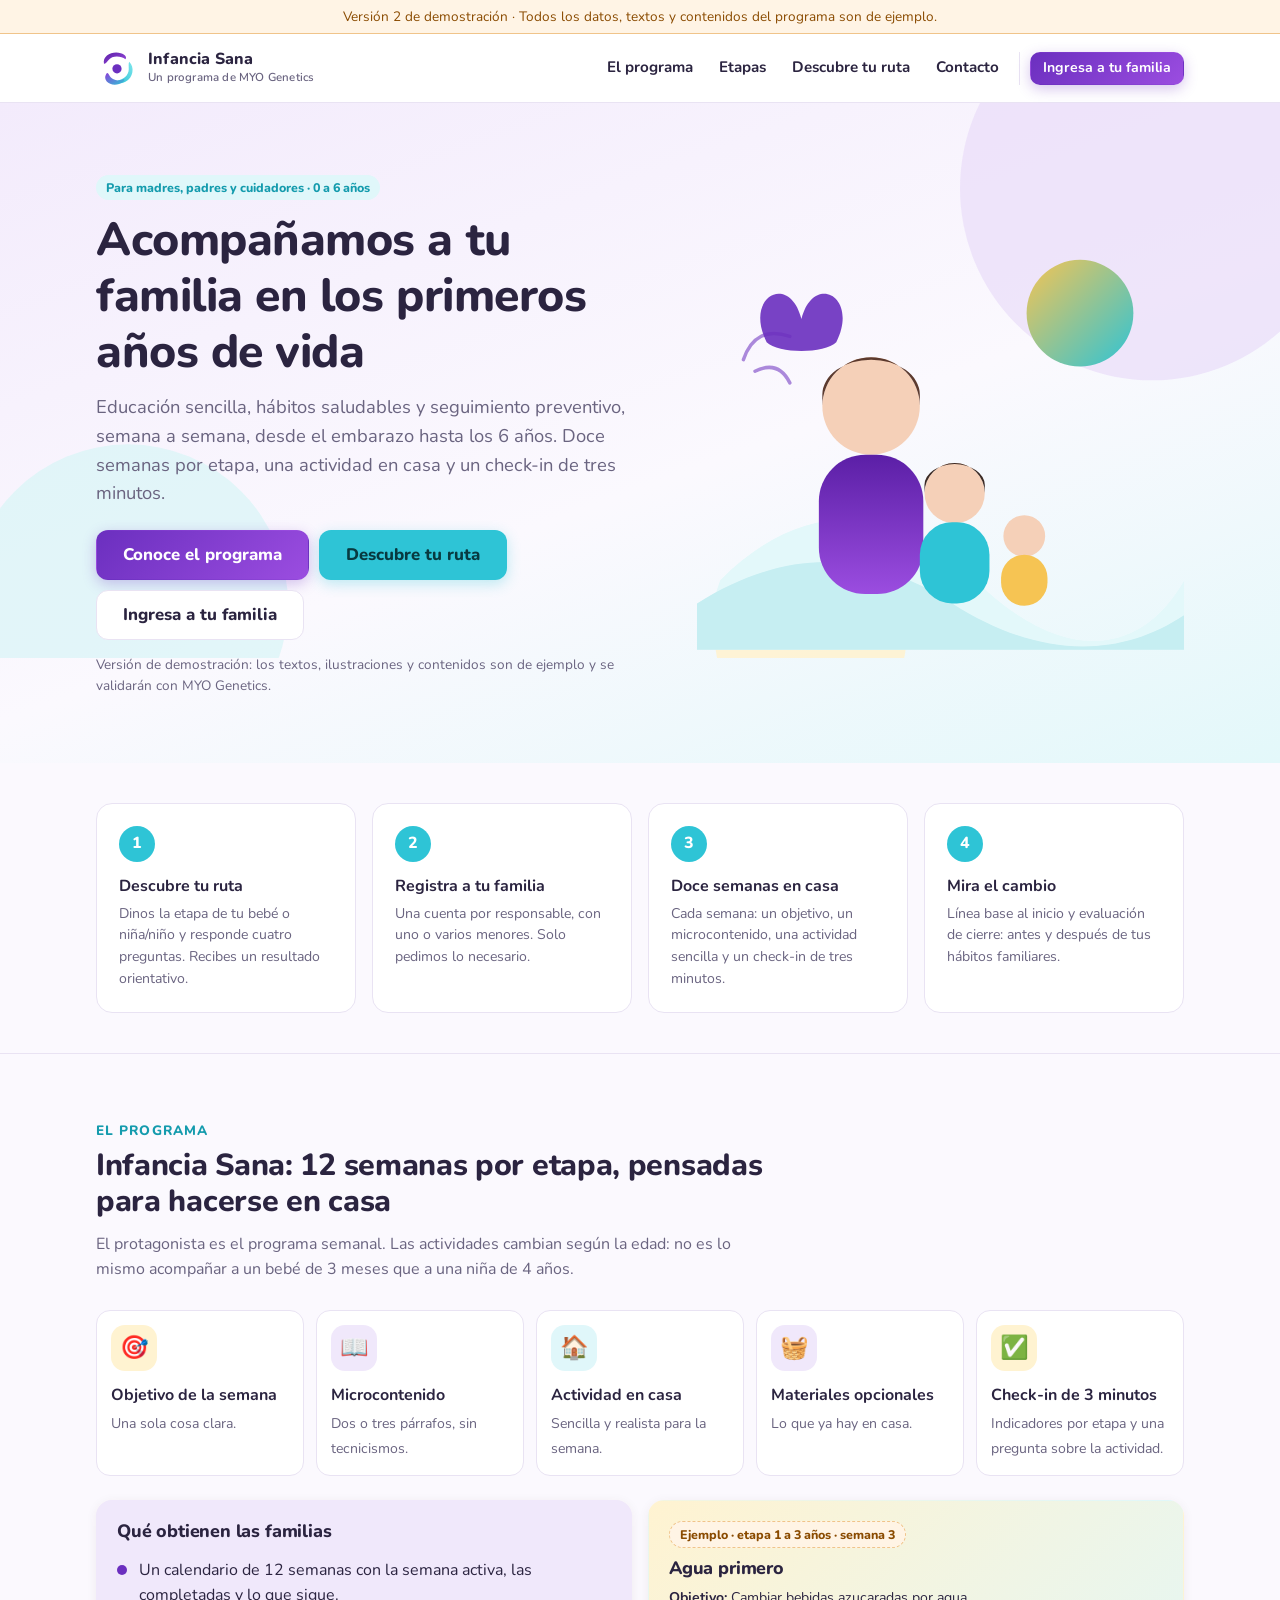
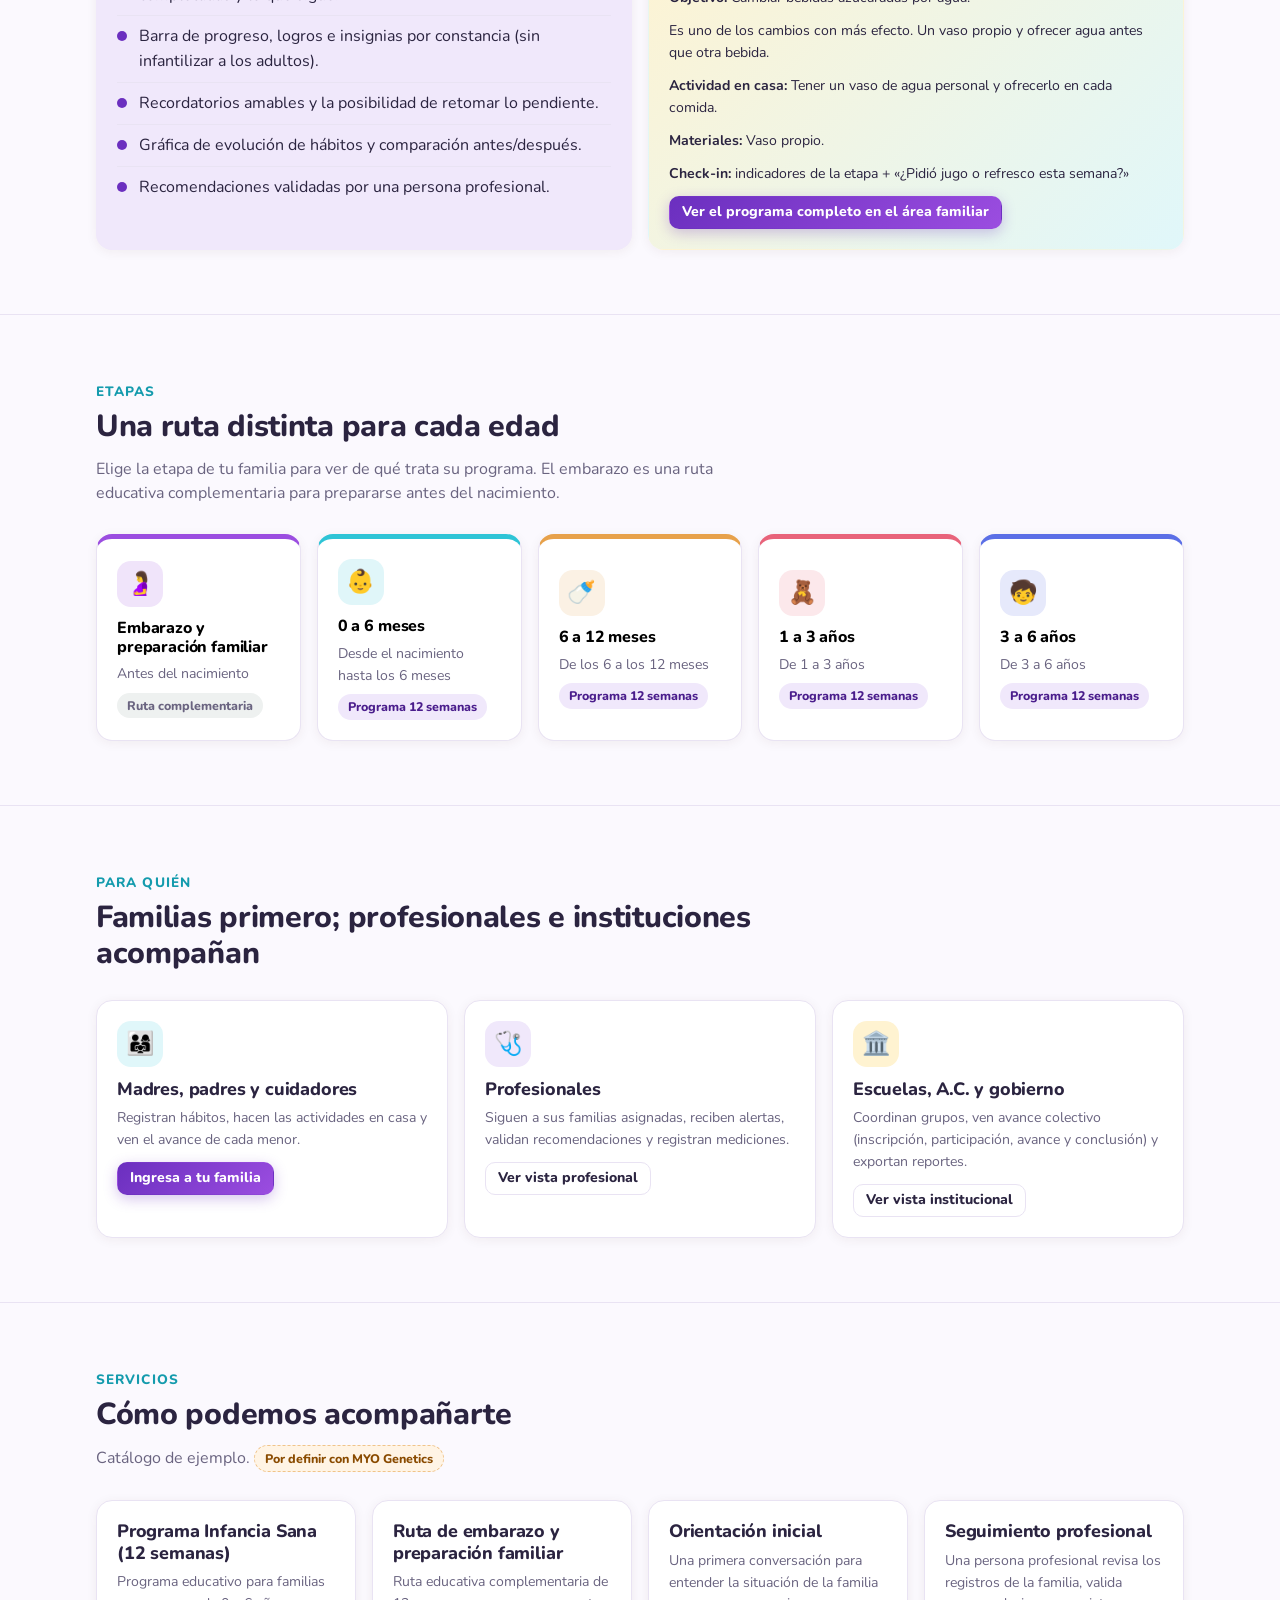
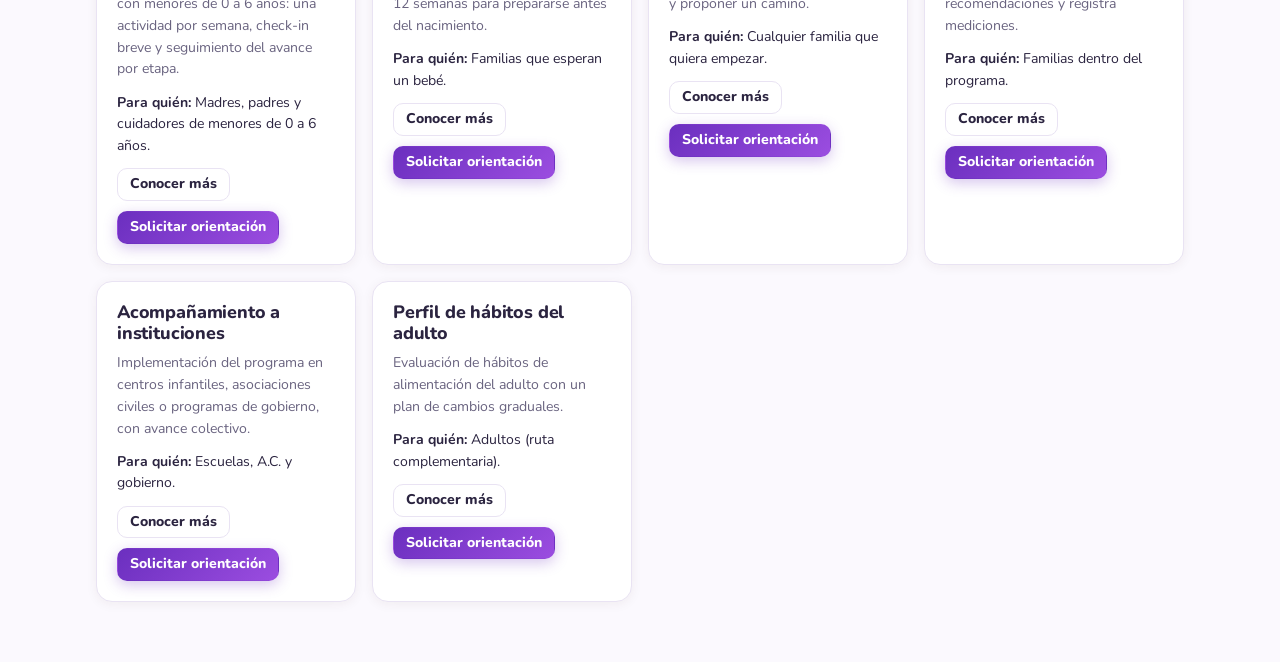
<file: index.html>
<!doctype html>
<html lang="es">
<head>
  <meta charset="utf-8">
  <meta http-equiv="refresh" content="0; url=web/index.html">
  <title>Infancia Sana · MYO Genetics</title>
</head>
<body>
  <p>Abriendo <a href="web/index.html">Infancia Sana</a>…</p>
</body>
</html>
</file>
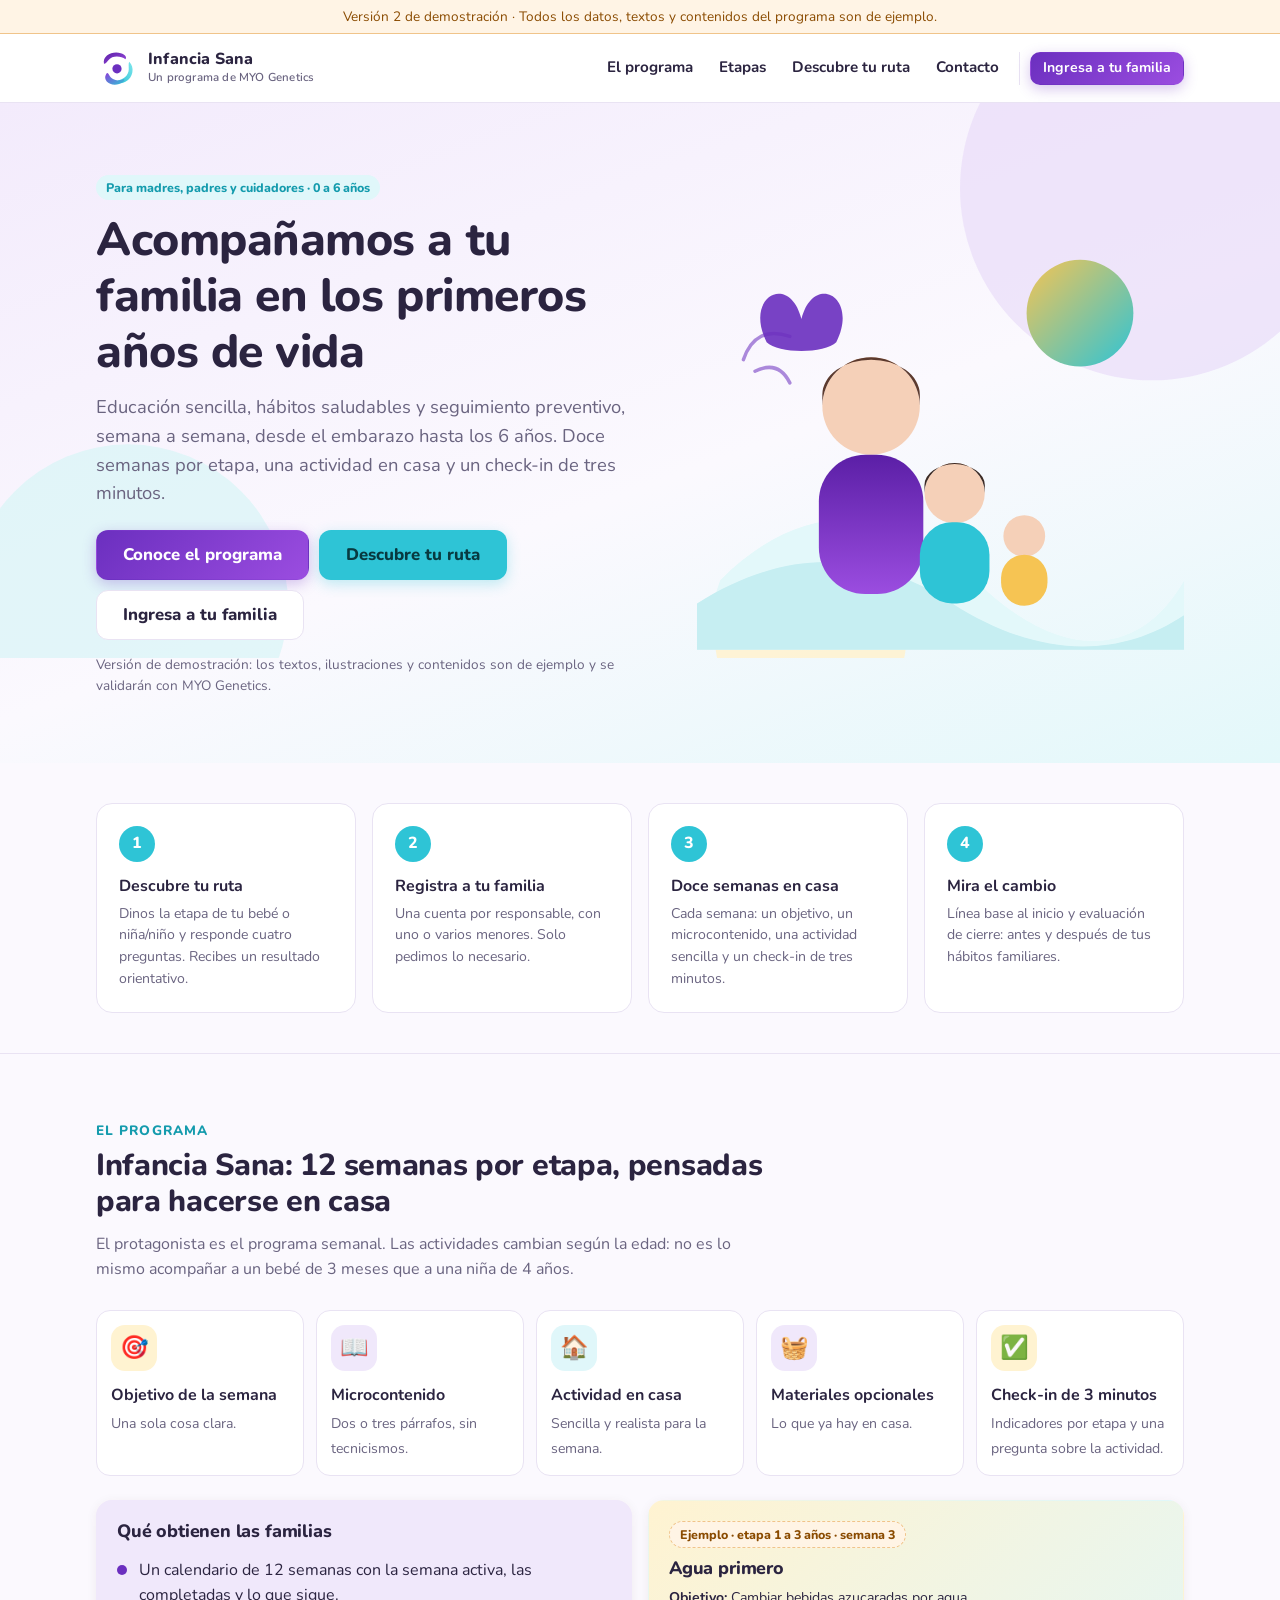
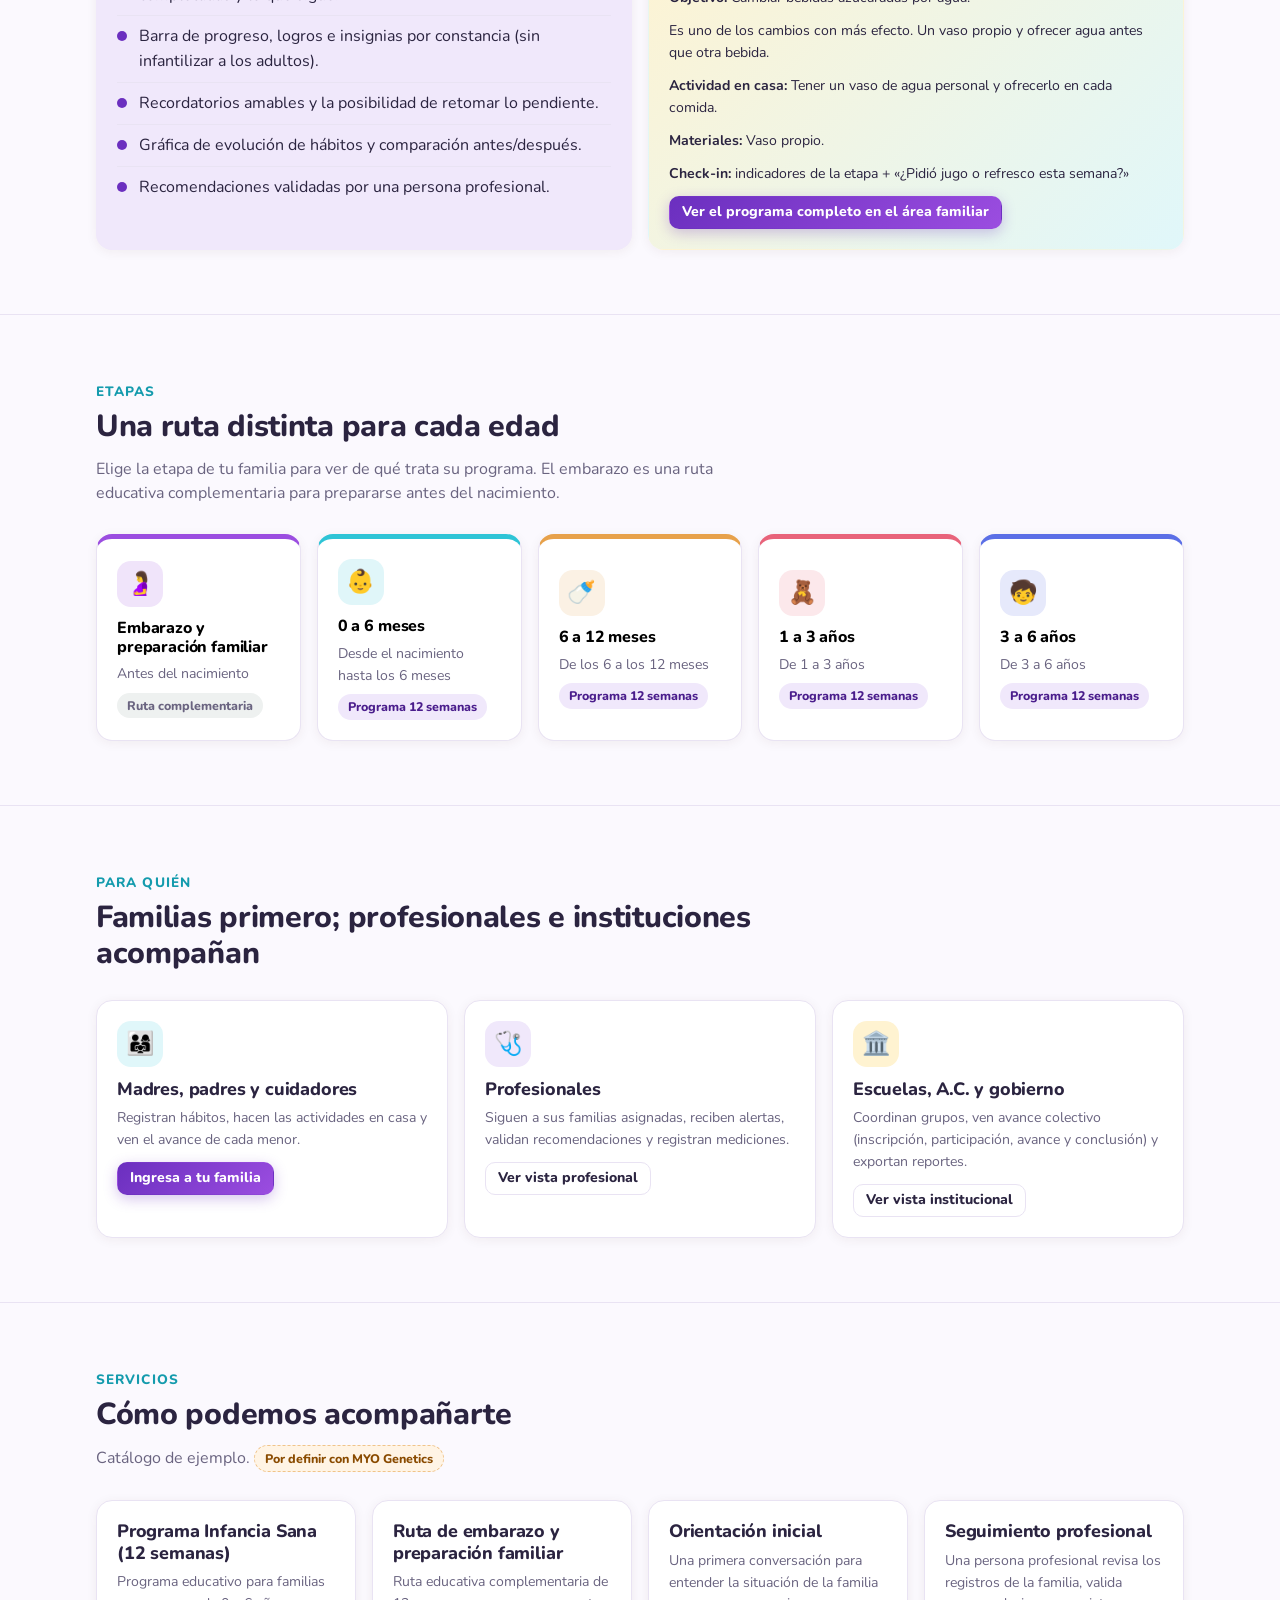
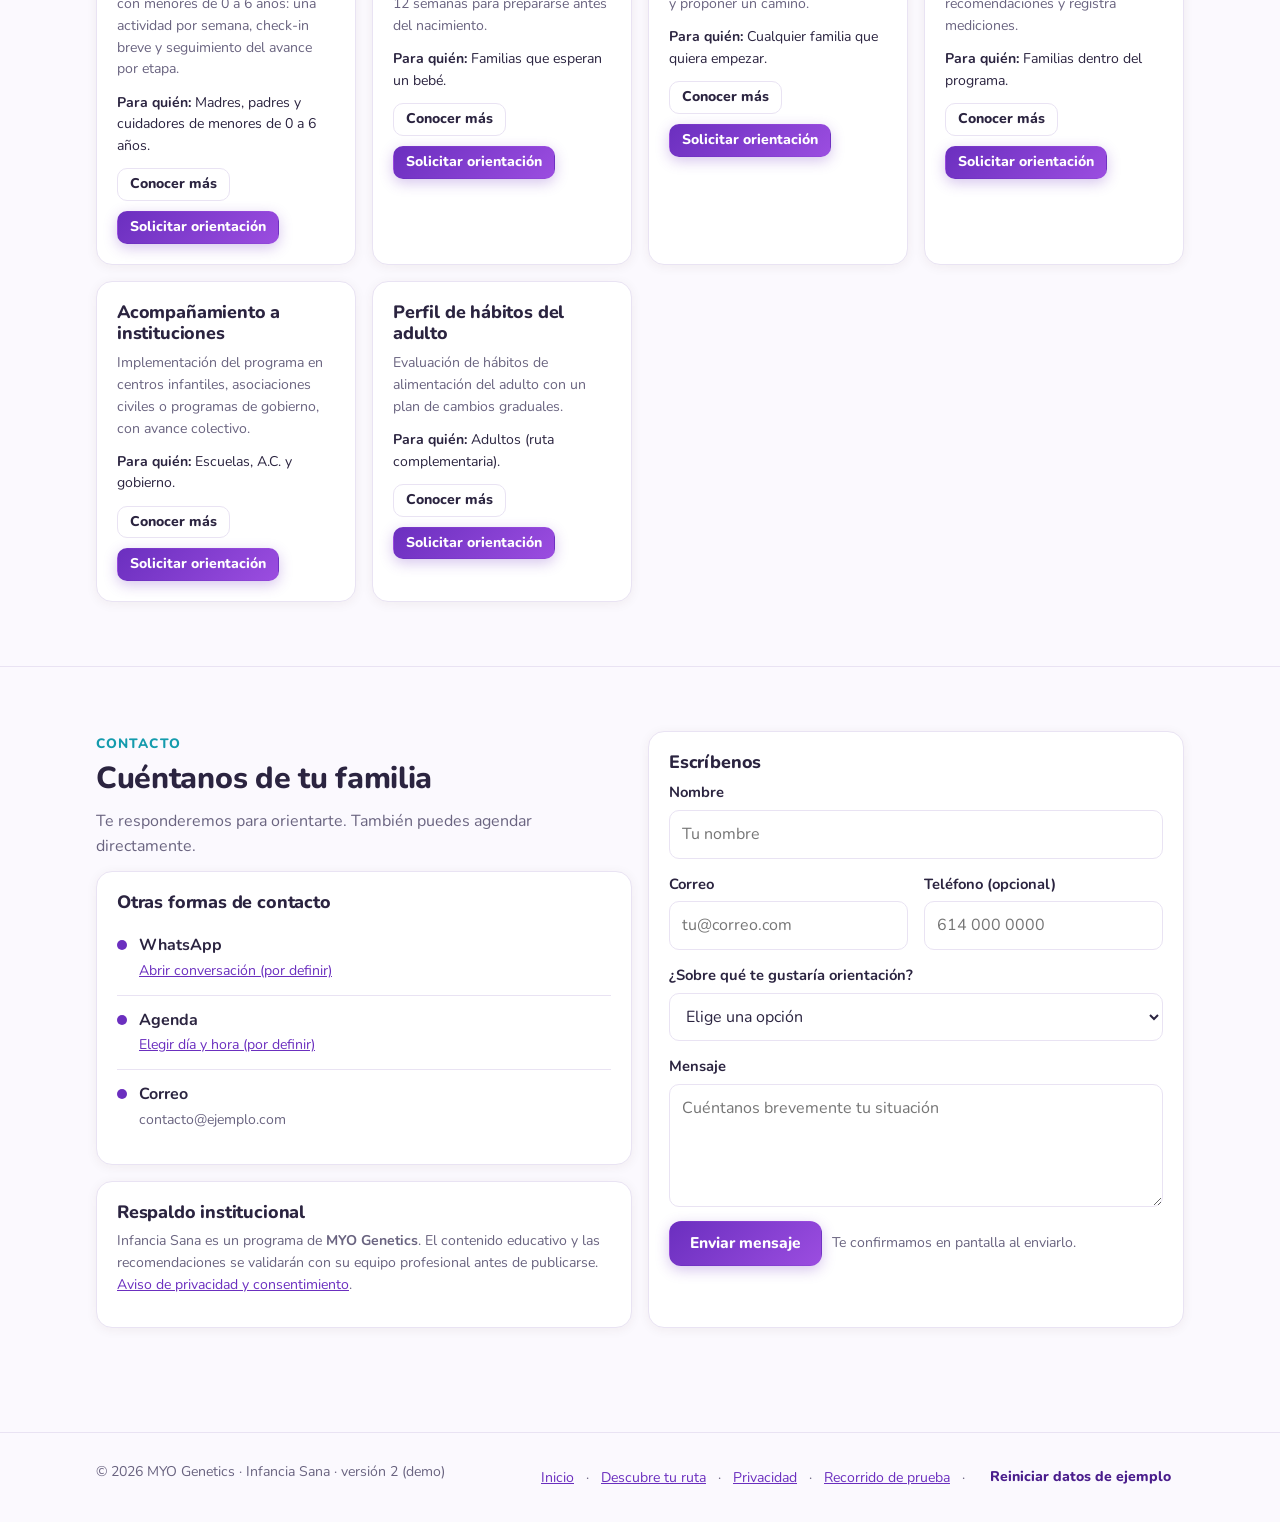
<file: web/index.html>
<!doctype html>
<html lang="es">
<head>
  <meta charset="utf-8">
  <meta name="viewport" content="width=device-width, initial-scale=1">
  <title>Infancia Sana · MYO Genetics</title>
  <meta name="description" content="Acompañamiento a familias durante los primeros años de vida mediante educación, hábitos saludables y seguimiento preventivo. Demostración navegable de la plataforma de MYO Genetics.">
  <link rel="stylesheet" href="assets/css/infancia.css">
</head>
<body>
  <div id="encabezado"></div>

  <section class="heroe">
    <svg class="blobs" viewBox="0 0 1200 520" preserveAspectRatio="none" aria-hidden="true">
      <circle cx="1080" cy="80" r="180" fill="#EADDF9" opacity=".7"/>
      <circle cx="120" cy="470" r="150" fill="#DDF5F8" opacity=".8"/>
      <circle cx="760" cy="500" r="90" fill="#FFF3D1" opacity=".9"/>
    </svg>
    <div class="contenedor">
      <div>
        <span class="etiqueta acento">Para madres, padres y cuidadores · 0 a 6 años</span>
        <h1 style="margin-top:12px">Acompañamos a tu familia en los primeros años de vida</h1>
        <p class="proposito">Educación sencilla, hábitos saludables y seguimiento preventivo, semana a semana, desde el embarazo hasta los 6 años. Doce semanas por etapa, una actividad en casa y un check-in de tres minutos.</p>
        <div class="acciones">
          <a class="boton primario grande" href="#programa">Conoce el programa</a>
          <a class="boton acento grande" href="ruta.html">Descubre tu ruta</a>
          <a class="boton secundario grande" href="acceso.html">Ingresa a tu familia</a>
        </div>
        <p class="nota-ejemplo">Versión de demostración: los textos, ilustraciones y contenidos son de ejemplo y se validarán con MYO Genetics.</p>
      </div>
      <div class="ilustracion" aria-hidden="true">
        <svg viewBox="0 0 420 360" xmlns="http://www.w3.org/2000/svg">
          <defs>
            <linearGradient id="g1" x1="0" y1="0" x2="1" y2="1"><stop offset="0" stop-color="#F6C453"/><stop offset="1" stop-color="#2EC4D6"/></linearGradient>
            <linearGradient id="g2" x1="0" y1="0" x2="0" y2="1"><stop offset="0" stop-color="#5B1FA6"/><stop offset="1" stop-color="#9B4DE0"/></linearGradient>
          </defs>
          <circle cx="330" cy="70" r="46" fill="url(#g1)"/>
          <path d="M20 300 C 90 230, 170 230, 240 300 S 380 370, 420 300 L420 360 L0 360 Z" fill="#E3F8FA"/>
          <path d="M0 320 C 80 270, 150 275, 220 320 S 360 370, 420 330 L420 360 L0 360 Z" fill="#C6EEF2"/>
          <g>
            <circle cx="150" cy="150" r="42" fill="#F5D0B8"/>
            <path d="M108 150 a42 42 0 0 1 84 0 v-10 a42 30 0 0 0 -84 0z" fill="#5C3A2E"/>
            <rect x="105" y="192" width="90" height="120" rx="40" fill="url(#g2)"/>
            <circle cx="222" cy="225" r="26" fill="#F5D0B8"/>
            <path d="M196 225 a26 26 0 0 1 52 0 v-7 a26 18 0 0 0 -52 0z" fill="#3B2A24"/>
            <rect x="192" y="250" width="60" height="70" rx="28" fill="#2EC4D6"/>
            <circle cx="282" cy="262" r="18" fill="#F5D0B8"/>
            <rect x="262" y="278" width="40" height="44" rx="20" fill="#F6C453"/>
          </g>
          <g fill="none" stroke="#6B2FBF" stroke-width="3" stroke-linecap="round" opacity=".55">
            <path d="M40 110 q10 -30 40 -20"/><path d="M50 120 q20 -10 30 10"/>
          </g>
          <g fill="#6B2FBF" opacity=".9"><path d="M60 95 c -20 -40 20 -60 30 -20 c 10 -40 50 -20 30 20 c -10 10 -50 10 -60 0z"/></g>
        </svg>
      </div>
    </div>
  </section>

  <section class="seccion compacta">
    <div class="contenedor">
      <div class="pasos-grandes">
        <div class="paso-grande"><div class="numero">1</div><strong>Descubre tu ruta</strong><p class="chico suave" style="margin:4px 0 0">Dinos la etapa de tu bebé o niña/niño y responde cuatro preguntas. Recibes un resultado orientativo.</p></div>
        <div class="paso-grande"><div class="numero">2</div><strong>Registra a tu familia</strong><p class="chico suave" style="margin:4px 0 0">Una cuenta por responsable, con uno o varios menores. Solo pedimos lo necesario.</p></div>
        <div class="paso-grande"><div class="numero">3</div><strong>Doce semanas en casa</strong><p class="chico suave" style="margin:4px 0 0">Cada semana: un objetivo, un microcontenido, una actividad sencilla y un check-in de tres minutos.</p></div>
        <div class="paso-grande"><div class="numero">4</div><strong>Mira el cambio</strong><p class="chico suave" style="margin:4px 0 0">Línea base al inicio y evaluación de cierre: antes y después de tus hábitos familiares.</p></div>
      </div>
    </div>
  </section>

  <section class="seccion" id="programa">
    <div class="contenedor">
      <div class="seccion-titulo">
        <span class="antetitulo">El programa</span>
        <h2>Infancia Sana: 12 semanas por etapa, pensadas para hacerse en casa</h2>
        <p class="suave">El protagonista es el programa semanal. Las actividades cambian según la edad: no es lo mismo acompañar a un bebé de 3 meses que a una niña de 4 años.</p>
      </div>
      <div class="anatomia" id="anatomia-semana">
        <div class="pieza"><div class="icono sol">🎯</div><strong>Objetivo de la semana</strong><span class="chico suave">Una sola cosa clara.</span></div>
        <div class="pieza"><div class="icono">📖</div><strong>Microcontenido</strong><span class="chico suave">Dos o tres párrafos, sin tecnicismos.</span></div>
        <div class="pieza"><div class="icono calido">🏠</div><strong>Actividad en casa</strong><span class="chico suave">Sencilla y realista para la semana.</span></div>
        <div class="pieza"><div class="icono">🧺</div><strong>Materiales opcionales</strong><span class="chico suave">Lo que ya hay en casa.</span></div>
        <div class="pieza"><div class="icono sol">✅</div><strong>Check-in de 3 minutos</strong><span class="chico suave">Indicadores por etapa y una pregunta sobre la actividad.</span></div>
      </div>
      <div class="rejilla dos" style="margin-top:24px">
        <div class="tarjeta verde">
          <h3>Qué obtienen las familias</h3>
          <ul class="lista compacta">
            <li><span class="punto"></span><div class="cuerpo">Un calendario de 12 semanas con la semana activa, las completadas y lo que sigue.</div></li>
            <li><span class="punto"></span><div class="cuerpo">Barra de progreso, logros e insignias por constancia (sin infantilizar a los adultos).</div></li>
            <li><span class="punto"></span><div class="cuerpo">Recordatorios amables y la posibilidad de retomar lo pendiente.</div></li>
            <li><span class="punto"></span><div class="cuerpo">Gráfica de evolución de hábitos y comparación antes/después.</div></li>
            <li><span class="punto"></span><div class="cuerpo">Recomendaciones validadas por una persona profesional.</div></li>
          </ul>
        </div>
        <div class="tarjeta calida" id="semana-ejemplo"></div>
      </div>
    </div>
  </section>

  <section class="seccion" id="etapas">
    <div class="contenedor">
      <div class="seccion-titulo">
        <span class="antetitulo">Etapas</span>
        <h2>Una ruta distinta para cada edad</h2>
        <p class="suave">Elige la etapa de tu familia para ver de qué trata su programa. El embarazo es una ruta educativa complementaria para prepararse antes del nacimiento.</p>
      </div>
      <div class="rejilla cinco" id="lista-etapas"></div>
      <div id="detalle-etapa" class="tarjeta oculto" style="margin-top:20px"></div>
    </div>
  </section>

  <section class="seccion" id="para-quien">
    <div class="contenedor">
      <div class="seccion-titulo"><span class="antetitulo">Para quién</span><h2>Familias primero; profesionales e instituciones acompañan</h2></div>
      <div class="rejilla tres">
        <div class="tarjeta"><div class="icono calido">👨‍👩‍👧</div><h3>Madres, padres y cuidadores</h3><p class="chico suave">Registran hábitos, hacen las actividades en casa y ven el avance de cada menor.</p><a class="boton chico primario" href="acceso.html">Ingresa a tu familia</a></div>
        <div class="tarjeta"><div class="icono">🩺</div><h3>Profesionales</h3><p class="chico suave">Siguen a sus familias asignadas, reciben alertas, validan recomendaciones y registran mediciones.</p><a class="boton chico secundario" href="acceso.html">Ver vista profesional</a></div>
        <div class="tarjeta"><div class="icono sol">🏛️</div><h3>Escuelas, A.C. y gobierno</h3><p class="chico suave">Coordinan grupos, ven avance colectivo (inscripción, participación, avance y conclusión) y exportan reportes.</p><a class="boton chico secundario" href="acceso.html">Ver vista institucional</a></div>
      </div>
    </div>
  </section>

  <section class="seccion" id="servicios">
    <div class="contenedor">
      <div class="seccion-titulo"><span class="antetitulo">Servicios</span><h2>Cómo podemos acompañarte</h2><p class="suave">Catálogo de ejemplo. <span class="etiqueta ejemplo">Por definir con MYO Genetics</span></p></div>
      <div class="rejilla" id="lista-servicios"></div>
    </div>
  </section>

  <section class="seccion" id="contacto">
    <div class="contenedor">
      <div class="rejilla dos">
        <div>
          <span class="antetitulo" style="display:inline-block;color:var(--acento-osc);font-weight:800;font-size:.85rem;letter-spacing:.08em;text-transform:uppercase;margin-bottom:6px">Contacto</span>
          <h2>Cuéntanos de tu familia</h2>
          <p class="suave">Te responderemos para orientarte. También puedes agendar directamente.</p>
          <div class="tarjeta">
            <h3>Otras formas de contacto</h3>
            <ul class="lista">
              <li><span class="punto"></span><div class="cuerpo"><strong>WhatsApp</strong><br><a href="#" id="enlace-whatsapp" class="chico">Abrir conversación (por definir)</a></div></li>
              <li><span class="punto"></span><div class="cuerpo"><strong>Agenda</strong><br><a href="#" id="enlace-agenda" class="chico">Elegir día y hora (por definir)</a></div></li>
              <li><span class="punto"></span><div class="cuerpo"><strong>Correo</strong><br><span class="chico suave">contacto@ejemplo.com</span></div></li>
            </ul>
          </div>
          <div class="tarjeta" style="margin-top:16px">
            <h3>Respaldo institucional</h3>
            <p class="chico suave">Infancia Sana es un programa de <strong>MYO Genetics</strong>. El contenido educativo y las recomendaciones se validarán con su equipo profesional antes de publicarse. <a href="privacidad.html">Aviso de privacidad y consentimiento</a>.</p>
          </div>
        </div>
        <form class="tarjeta" id="form-contacto" novalidate>
          <h3>Escríbenos</h3>
          <div class="campo"><label for="c-nombre">Nombre</label><input id="c-nombre" name="nombre" required placeholder="Tu nombre"></div>
          <div class="dos-columnas">
            <div class="campo"><label for="c-correo">Correo</label><input id="c-correo" name="correo" type="email" required placeholder="tu@correo.com"></div>
            <div class="campo"><label for="c-tel">Teléfono (opcional)</label><input id="c-tel" name="telefono" placeholder="614 000 0000"></div>
          </div>
          <div class="campo"><label for="c-asunto">¿Sobre qué te gustaría orientación?</label>
            <select id="c-asunto" name="asunto" required>
              <option value="">Elige una opción</option>
            </select>
          </div>
          <div class="campo"><label for="c-mensaje">Mensaje</label><textarea id="c-mensaje" name="mensaje" rows="4" required placeholder="Cuéntanos brevemente tu situación"></textarea></div>
          <div class="acciones"><button class="boton primario" type="submit">Enviar mensaje</button><span class="chico suave">Te confirmamos en pantalla al enviarlo.</span></div>
        </form>
      </div>
    </div>
  </section>

  <div id="pie"></div>
  <script type="module" src="assets/js/publico.js"></script>
</body>
</html>
</file>
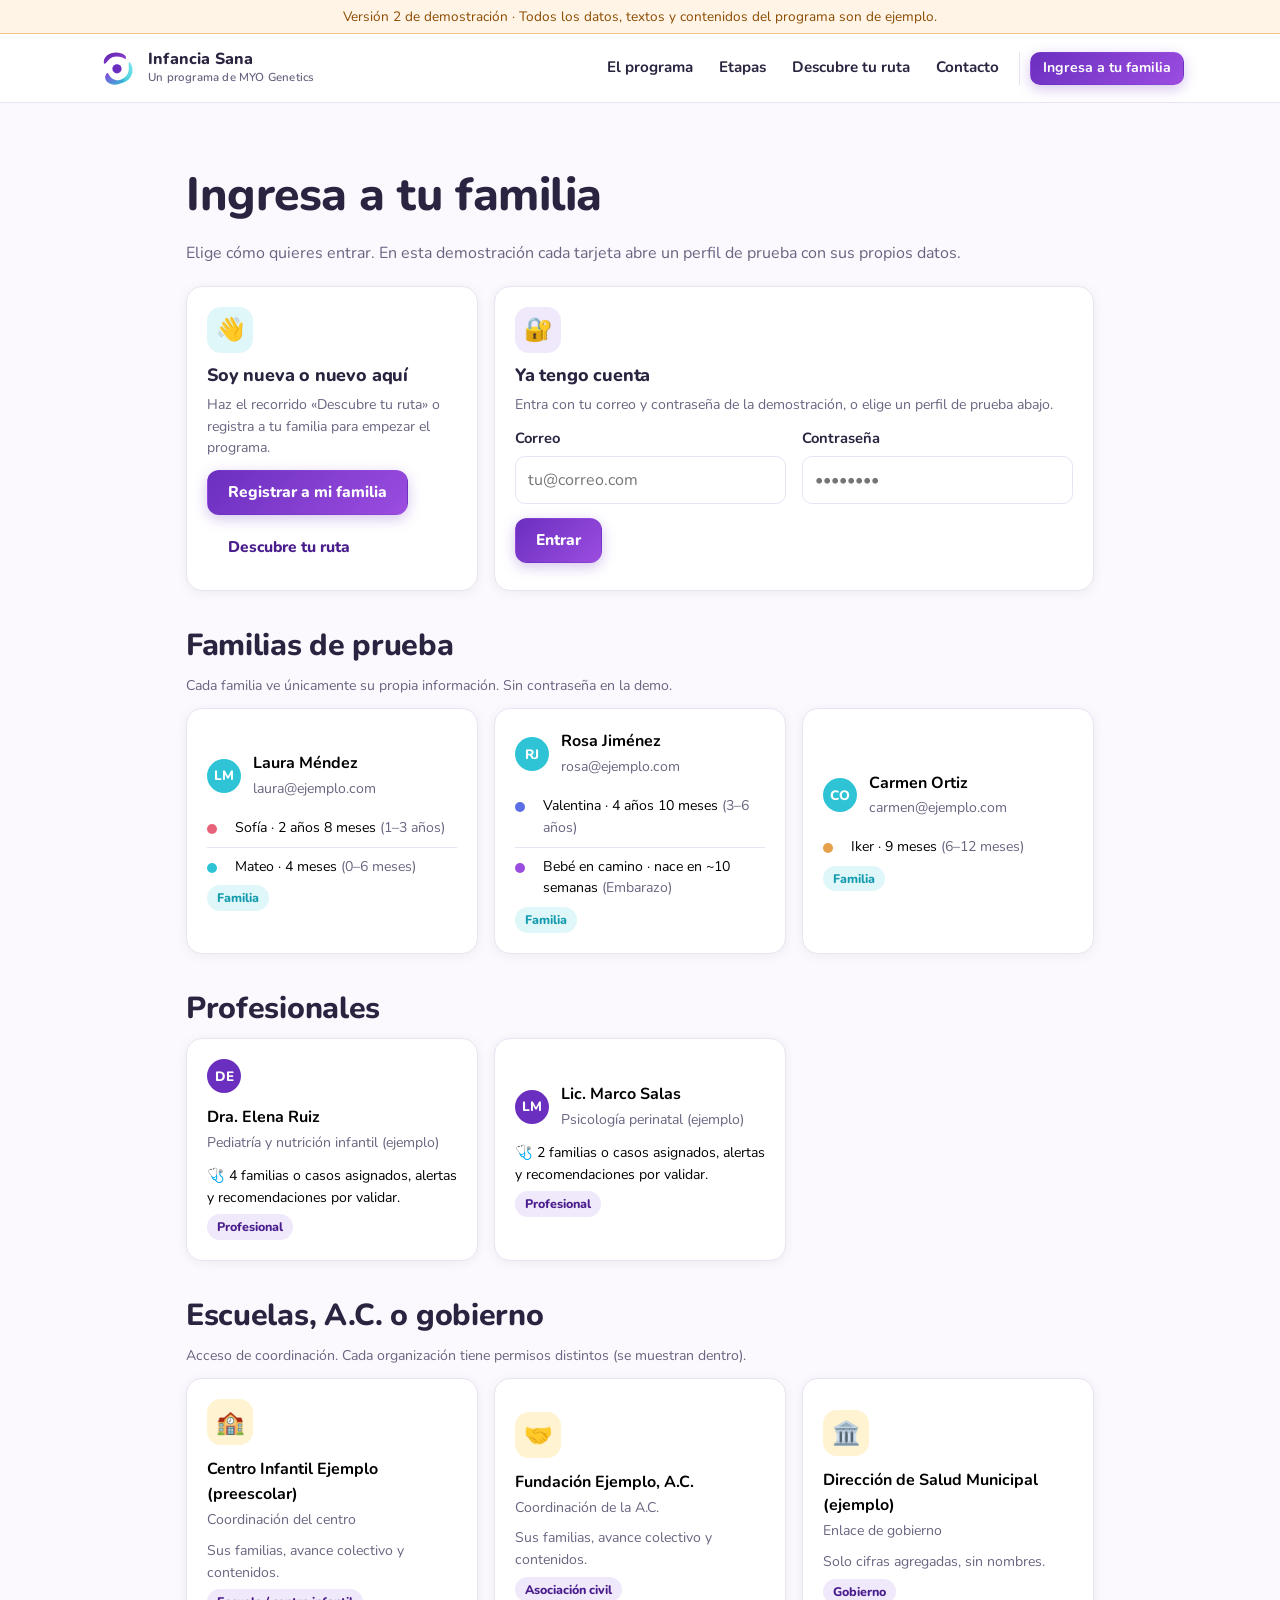
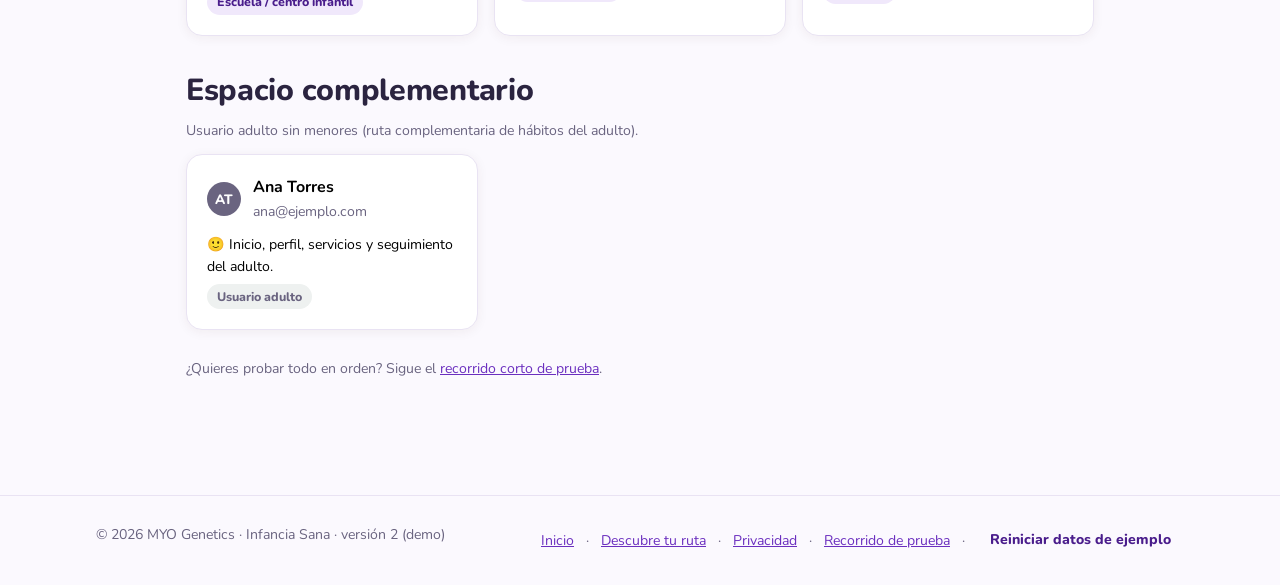
<file: web/acceso.html>
<!doctype html>
<html lang="es">
<head>
  <meta charset="utf-8">
  <meta name="viewport" content="width=device-width, initial-scale=1">
  <title>Ingresa a tu familia · Infancia Sana</title>
  <link rel="stylesheet" href="assets/css/infancia.css">
</head>
<body>
  <div id="encabezado"></div>
  <main class="seccion">
    <div class="contenedor" style="max-width:940px">
      <h1>Ingresa a tu familia</h1>
      <p class="suave">Elige cómo quieres entrar. En esta demostración cada tarjeta abre un perfil de prueba con sus propios datos.</p>
      <p id="acceso-aviso" class="etiqueta aviso oculto" style="margin-bottom:12px;white-space:normal"></p>

      <div class="rejilla tres" style="margin-top:20px">
        <div class="tarjeta">
          <div class="icono calido">👋</div>
          <h3>Soy nueva o nuevo aquí</h3>
          <p class="suave chico">Haz el recorrido «Descubre tu ruta» o registra a tu familia para empezar el programa.</p>
          <div class="acciones"><a class="boton primario" href="registro.html">Registrar a mi familia</a><a class="boton fantasma" href="ruta.html">Descubre tu ruta</a></div>
        </div>
        <div class="tarjeta" style="grid-column:span 2">
          <div class="icono">🔐</div>
          <h3>Ya tengo cuenta</h3>
          <p class="suave chico">Entra con tu correo y contraseña de la demostración, o elige un perfil de prueba abajo.</p>
          <form id="form-acceso" novalidate>
            <div class="dos-columnas">
              <div class="campo"><label for="a-correo">Correo</label><input id="a-correo" name="correo" type="email" placeholder="tu@correo.com"></div>
              <div class="campo"><label for="a-clave">Contraseña</label><input id="a-clave" name="clave" type="password" placeholder="••••••••"></div>
            </div>
            <button class="boton primario" type="submit">Entrar</button>
          </form>
        </div>
      </div>

      <h2 style="margin-top:36px">Familias de prueba</h2>
      <p class="suave chico">Cada familia ve únicamente su propia información. Sin contraseña en la demo.</p>
      <div class="rejilla" id="perfiles-familia"></div>

      <h2 style="margin-top:36px">Profesionales</h2>
      <div class="rejilla" id="perfiles-prof"></div>

      <h2 style="margin-top:36px">Escuelas, A.C. o gobierno</h2>
      <p class="suave chico">Acceso de coordinación. Cada organización tiene permisos distintos (se muestran dentro).</p>
      <div class="rejilla tres" id="perfiles-org"></div>

      <h2 style="margin-top:36px">Espacio complementario</h2>
      <p class="suave chico">Usuario adulto sin menores (ruta complementaria de hábitos del adulto).</p>
      <div class="rejilla" id="perfiles-usuario"></div>

      <p class="chico suave" style="margin-top:28px">¿Quieres probar todo en orden? Sigue el <a href="prueba.html">recorrido corto de prueba</a>.</p>
    </div>
  </main>
  <div id="pie"></div>
  <script type="module" src="assets/js/acceso.js"></script>
</body>
</html>
</file>
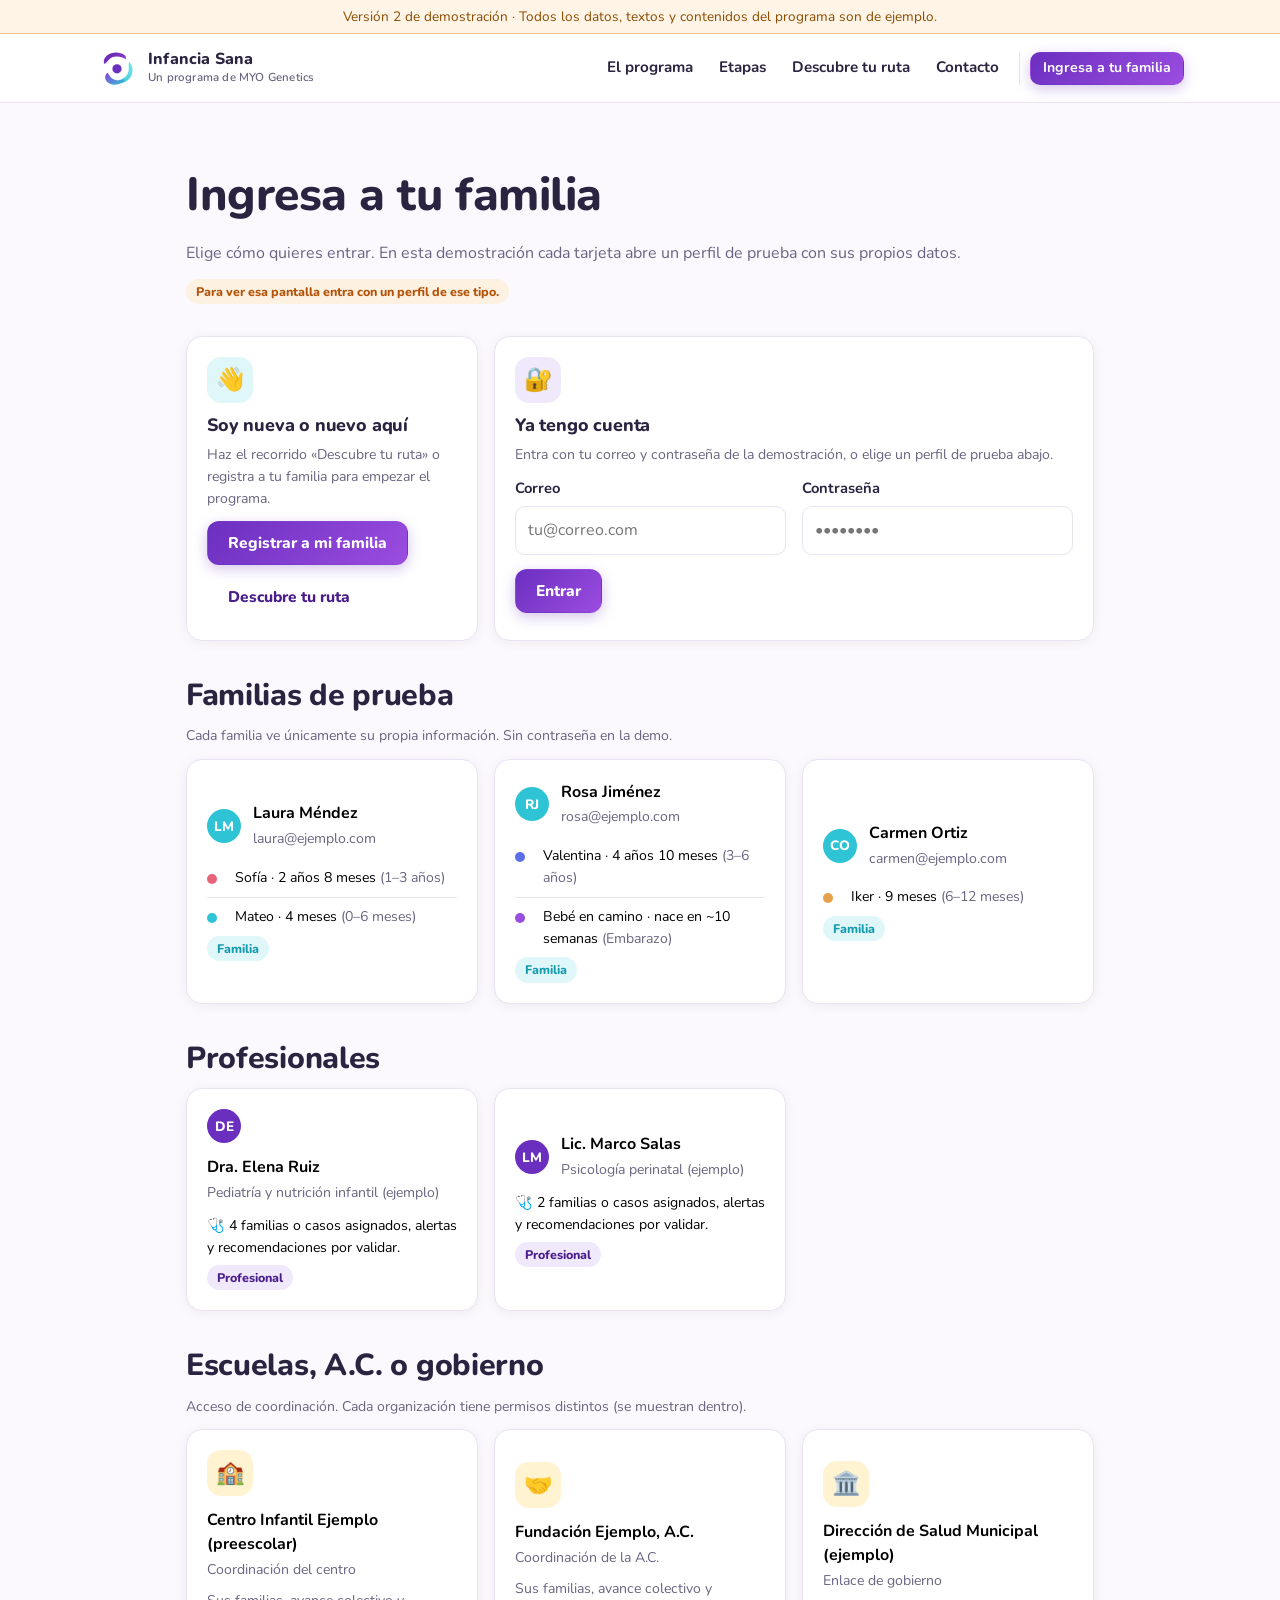
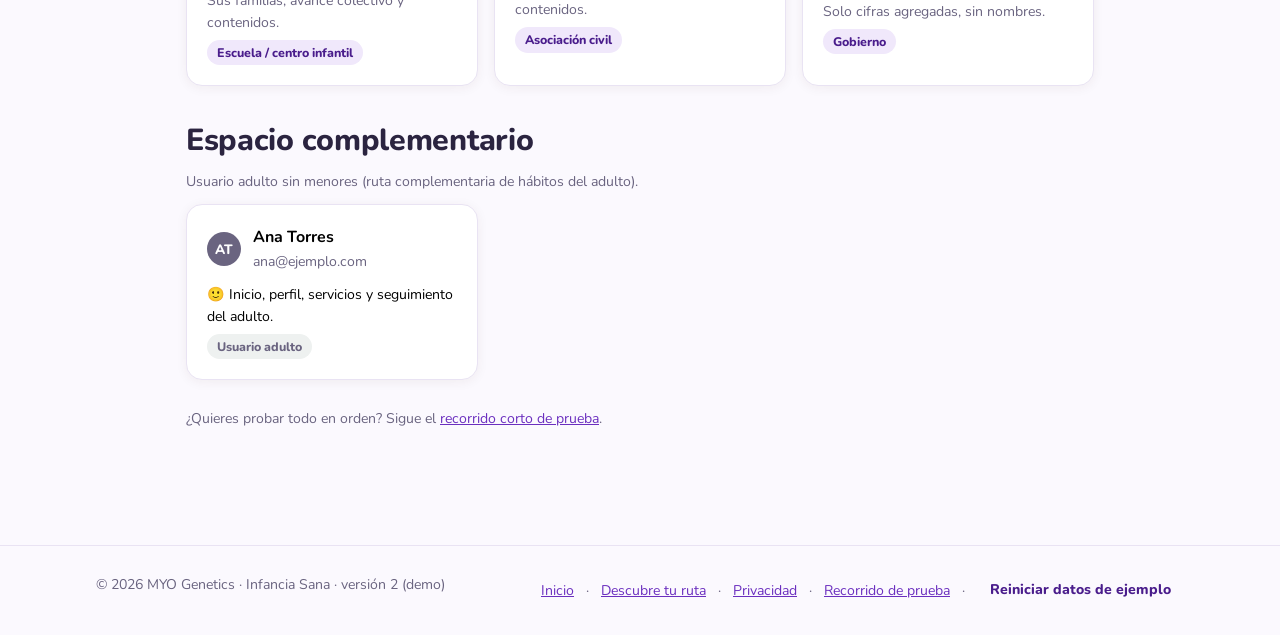
<file: web/admin.html>
<!doctype html>
<html lang="es">
<head>
  <meta charset="utf-8">
  <meta name="viewport" content="width=device-width, initial-scale=1">
  <title>Coordinación · Infancia Sana</title>
  <link rel="stylesheet" href="assets/css/infancia.css">
</head>
<body>
  <div id="encabezado"></div>
  <main class="seccion" style="padding-top:28px">
    <div class="contenedor">
      <div id="admin-titulo"></div>
      <div class="pestanas">
        <button data-panel="resumen" type="button">Resumen</button>
        <button data-panel="colectivo" type="button">Avance colectivo</button>
        <button data-panel="familias" type="button">Familias</button>
        <button data-panel="permisos" type="button">Permisos</button>
        <button data-panel="contenidos" type="button">Contenidos y programas</button>
        <button data-panel="catalogo" type="button">Servicios</button>
        <button data-panel="actividad" type="button">Actividad general</button>
      </div>
      <section class="panel" id="resumen"></section>
      <section class="panel" id="colectivo"></section>
      <section class="panel" id="familias"></section>
      <section class="panel" id="permisos"></section>
      <section class="panel" id="contenidos"></section>
      <section class="panel" id="catalogo"></section>
      <section class="panel" id="actividad"></section>
    </div>
  </main>
  <div id="pie"></div>
  <script type="module" src="assets/js/admin.js"></script>
</body>
</html>
</file>
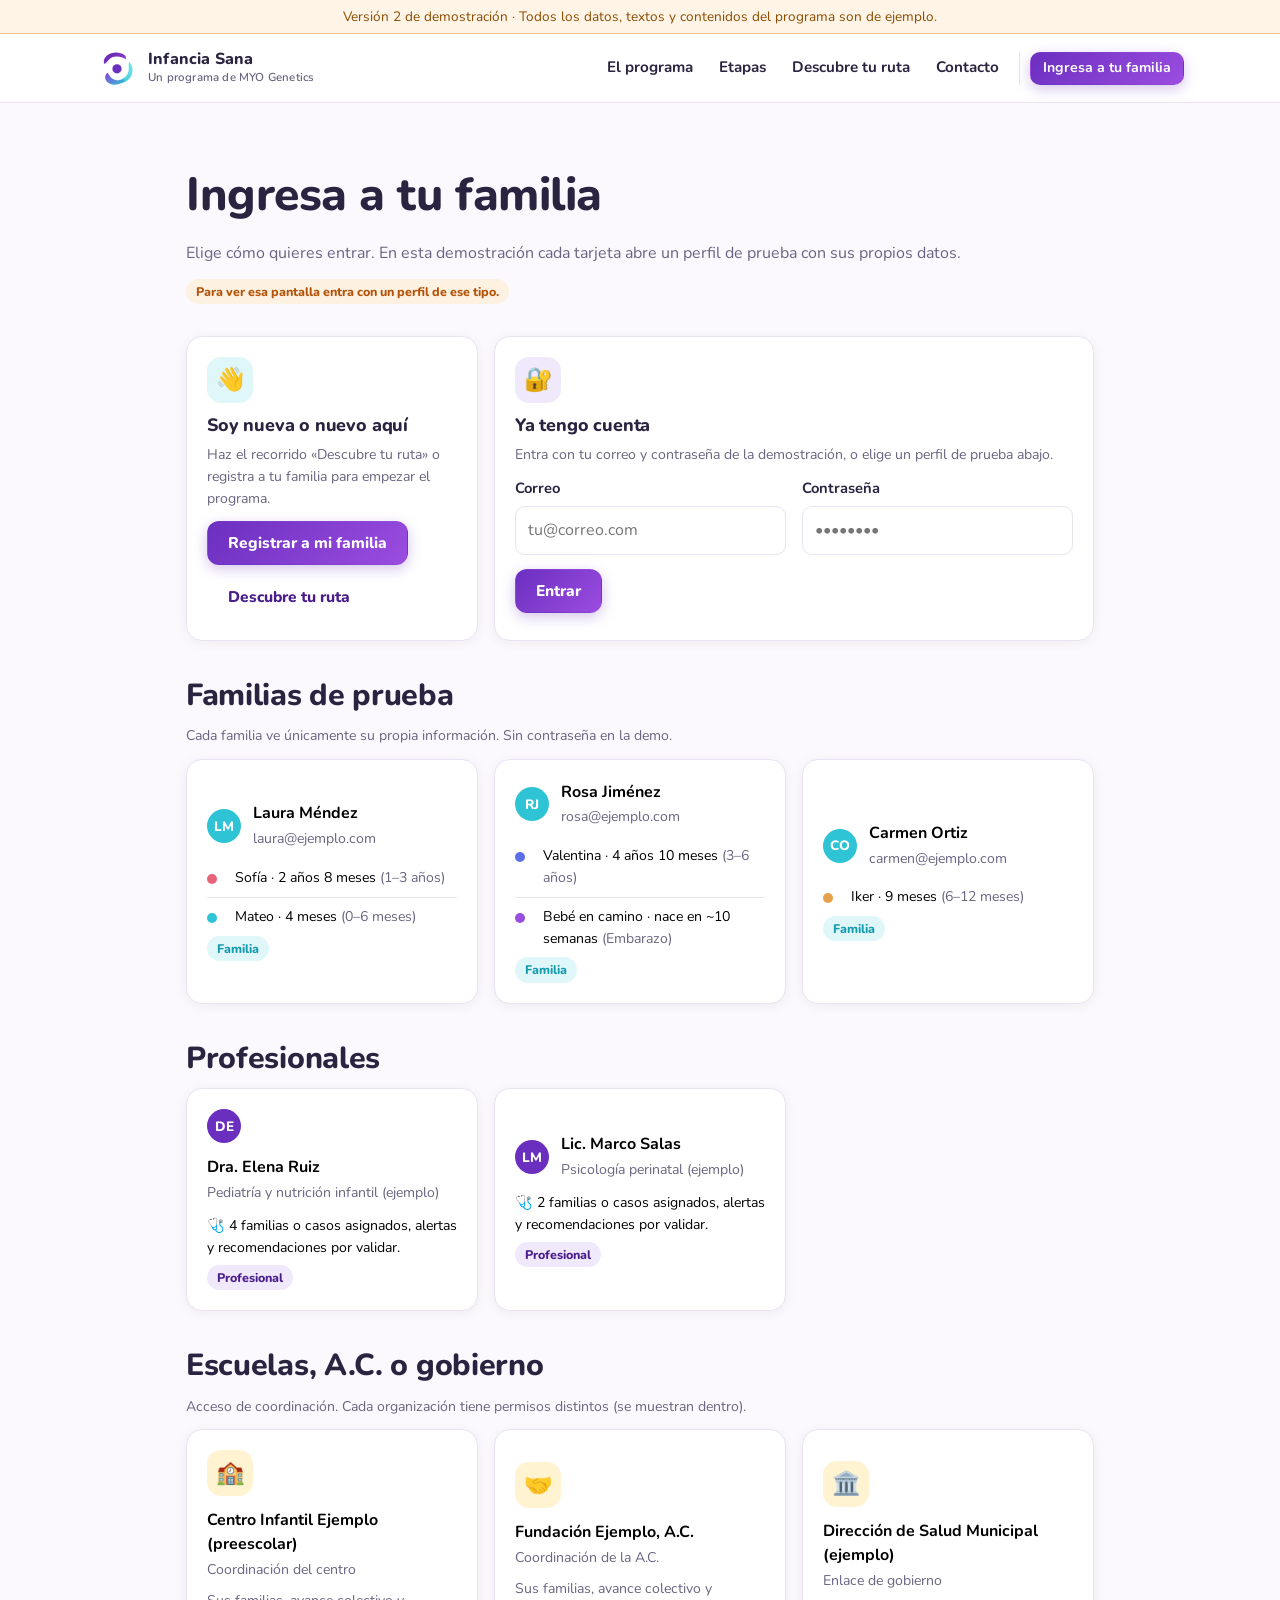
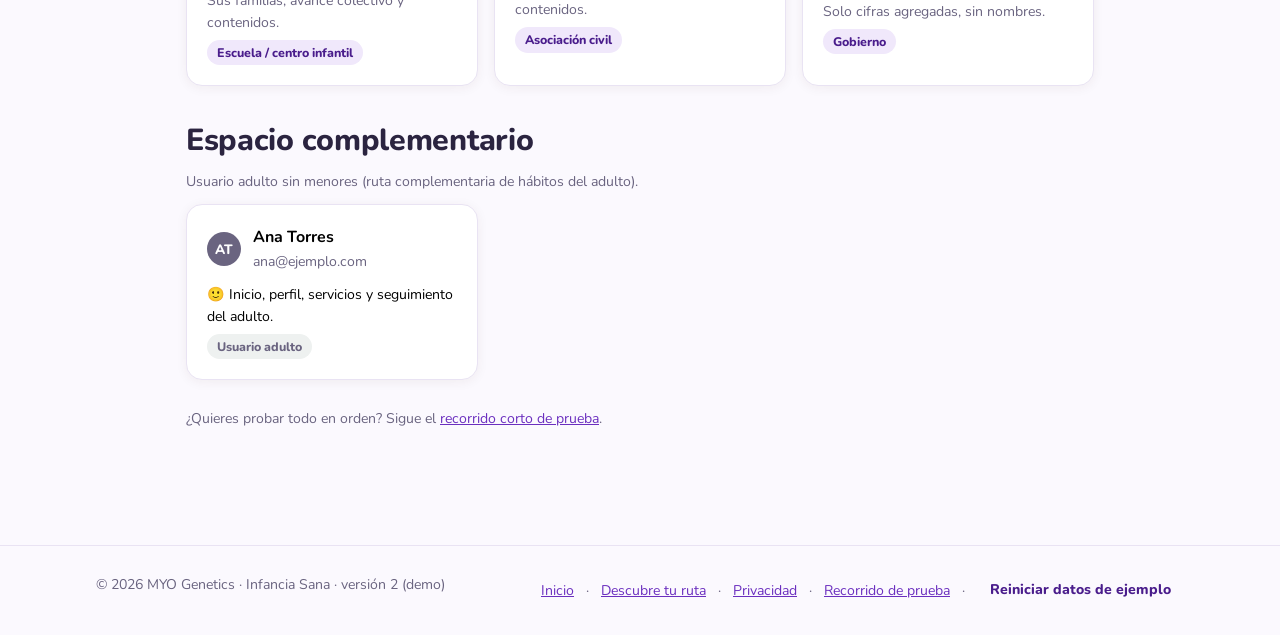
<file: web/familia.html>
<!doctype html>
<html lang="es">
<head>
  <meta charset="utf-8">
  <meta name="viewport" content="width=device-width, initial-scale=1">
  <title>Mi familia · Infancia Sana</title>
  <link rel="stylesheet" href="assets/css/infancia.css">
</head>
<body>
  <div id="encabezado"></div>
  <main class="seccion" style="padding-top:28px">
    <div class="contenedor">
      <div id="vista-panel"></div>
      <div id="vista-menor" class="oculto"></div>
    </div>
  </main>
  <div id="pie"></div>
  <script type="module" src="assets/js/familia.js"></script>
</body>
</html>
</file>
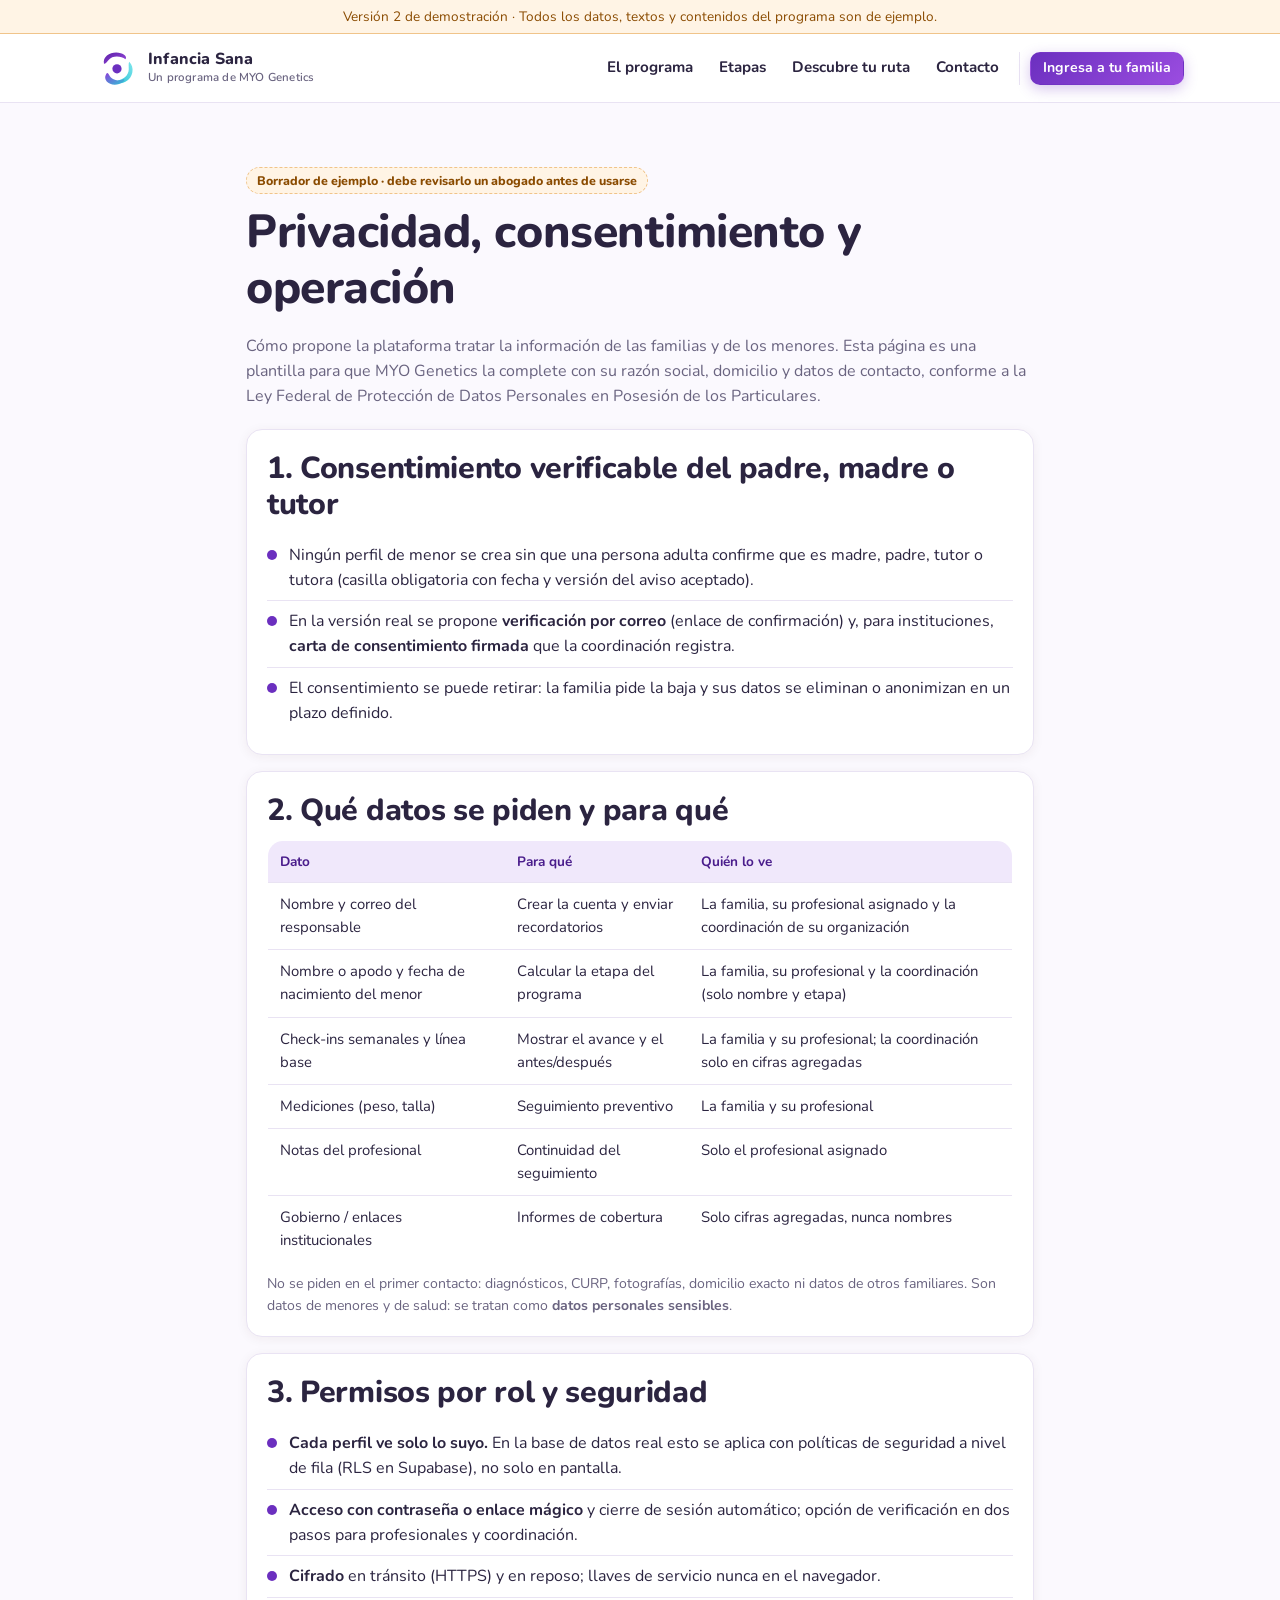
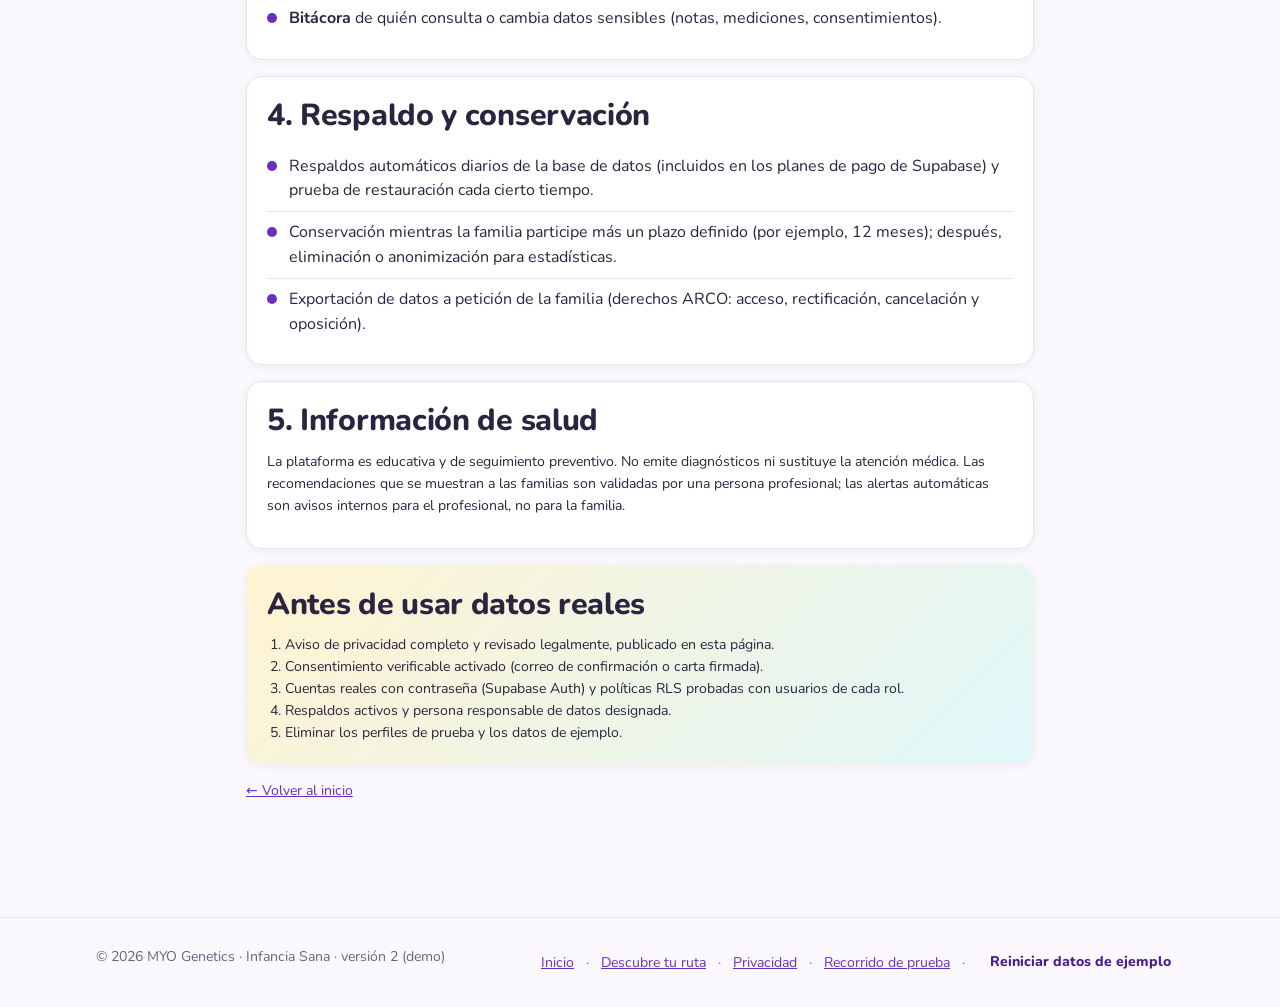
<file: web/privacidad.html>
<!doctype html>
<html lang="es">
<head>
  <meta charset="utf-8">
  <meta name="viewport" content="width=device-width, initial-scale=1">
  <title>Privacidad y consentimiento · Infancia Sana</title>
  <link rel="stylesheet" href="assets/css/infancia.css">
</head>
<body>
  <div id="encabezado"></div>
  <main class="seccion">
    <div class="contenedor" style="max-width:820px">
      <span class="etiqueta ejemplo">Borrador de ejemplo · debe revisarlo un abogado antes de usarse</span>
      <h1 style="margin-top:10px">Privacidad, consentimiento y operación</h1>
      <p class="suave">Cómo propone la plataforma tratar la información de las familias y de los menores. Esta página es una plantilla para que MYO Genetics la complete con su razón social, domicilio y datos de contacto, conforme a la Ley Federal de Protección de Datos Personales en Posesión de los Particulares.</p>

      <div class="tarjeta" style="margin-top:20px">
        <h2>1. Consentimiento verificable del padre, madre o tutor</h2>
        <ul class="lista compacta">
          <li><span class="punto"></span><div class="cuerpo">Ningún perfil de menor se crea sin que una persona adulta confirme que es madre, padre, tutor o tutora (casilla obligatoria con fecha y versión del aviso aceptado).</div></li>
          <li><span class="punto"></span><div class="cuerpo">En la versión real se propone <strong>verificación por correo</strong> (enlace de confirmación) y, para instituciones, <strong>carta de consentimiento firmada</strong> que la coordinación registra.</div></li>
          <li><span class="punto"></span><div class="cuerpo">El consentimiento se puede retirar: la familia pide la baja y sus datos se eliminan o anonimizan en un plazo definido.</div></li>
        </ul>
      </div>
      <div class="tarjeta" style="margin-top:16px">
        <h2>2. Qué datos se piden y para qué</h2>
        <div class="tabla-envoltura"><table class="tabla"><thead><tr><th>Dato</th><th>Para qué</th><th>Quién lo ve</th></tr></thead><tbody>
          <tr><td>Nombre y correo del responsable</td><td>Crear la cuenta y enviar recordatorios</td><td>La familia, su profesional asignado y la coordinación de su organización</td></tr>
          <tr><td>Nombre o apodo y fecha de nacimiento del menor</td><td>Calcular la etapa del programa</td><td>La familia, su profesional y la coordinación (solo nombre y etapa)</td></tr>
          <tr><td>Check-ins semanales y línea base</td><td>Mostrar el avance y el antes/después</td><td>La familia y su profesional; la coordinación solo en cifras agregadas</td></tr>
          <tr><td>Mediciones (peso, talla)</td><td>Seguimiento preventivo</td><td>La familia y su profesional</td></tr>
          <tr><td>Notas del profesional</td><td>Continuidad del seguimiento</td><td>Solo el profesional asignado</td></tr>
          <tr><td>Gobierno / enlaces institucionales</td><td>Informes de cobertura</td><td>Solo cifras agregadas, nunca nombres</td></tr>
        </tbody></table></div>
        <p class="chico suave" style="margin:10px 0 0">No se piden en el primer contacto: diagnósticos, CURP, fotografías, domicilio exacto ni datos de otros familiares. Son datos de menores y de salud: se tratan como <strong>datos personales sensibles</strong>.</p>
      </div>
      <div class="tarjeta" style="margin-top:16px">
        <h2>3. Permisos por rol y seguridad</h2>
        <ul class="lista compacta">
          <li><span class="punto"></span><div class="cuerpo"><strong>Cada perfil ve solo lo suyo.</strong> En la base de datos real esto se aplica con políticas de seguridad a nivel de fila (RLS en Supabase), no solo en pantalla.</div></li>
          <li><span class="punto"></span><div class="cuerpo"><strong>Acceso con contraseña o enlace mágico</strong> y cierre de sesión automático; opción de verificación en dos pasos para profesionales y coordinación.</div></li>
          <li><span class="punto"></span><div class="cuerpo"><strong>Cifrado</strong> en tránsito (HTTPS) y en reposo; llaves de servicio nunca en el navegador.</div></li>
          <li><span class="punto"></span><div class="cuerpo"><strong>Bitácora</strong> de quién consulta o cambia datos sensibles (notas, mediciones, consentimientos).</div></li>
        </ul>
      </div>
      <div class="tarjeta" style="margin-top:16px">
        <h2>4. Respaldo y conservación</h2>
        <ul class="lista compacta">
          <li><span class="punto"></span><div class="cuerpo">Respaldos automáticos diarios de la base de datos (incluidos en los planes de pago de Supabase) y prueba de restauración cada cierto tiempo.</div></li>
          <li><span class="punto"></span><div class="cuerpo">Conservación mientras la familia participe más un plazo definido (por ejemplo, 12 meses); después, eliminación o anonimización para estadísticas.</div></li>
          <li><span class="punto"></span><div class="cuerpo">Exportación de datos a petición de la familia (derechos ARCO: acceso, rectificación, cancelación y oposición).</div></li>
        </ul>
      </div>
      <div class="tarjeta" style="margin-top:16px">
        <h2>5. Información de salud</h2>
        <p class="chico">La plataforma es educativa y de seguimiento preventivo. No emite diagnósticos ni sustituye la atención médica. Las recomendaciones que se muestran a las familias son validadas por una persona profesional; las alertas automáticas son avisos internos para el profesional, no para la familia.</p>
      </div>
      <div class="tarjeta calida" style="margin-top:16px">
        <h2>Antes de usar datos reales</h2>
        <ol class="chico" style="margin:0;padding-left:18px">
          <li>Aviso de privacidad completo y revisado legalmente, publicado en esta página.</li>
          <li>Consentimiento verificable activado (correo de confirmación o carta firmada).</li>
          <li>Cuentas reales con contraseña (Supabase Auth) y políticas RLS probadas con usuarios de cada rol.</li>
          <li>Respaldos activos y persona responsable de datos designada.</li>
          <li>Eliminar los perfiles de prueba y los datos de ejemplo.</li>
        </ol>
      </div>
      <p class="chico suave" style="margin-top:16px"><a href="index.html">← Volver al inicio</a></p>
    </div>
  </main>
  <div id="pie"></div>
  <script type="module">
    import { montarEncabezado, montarPie } from './assets/js/ui.js';
    montarEncabezado('privacidad'); montarPie();
  </script>
</body>
</html>
</file>
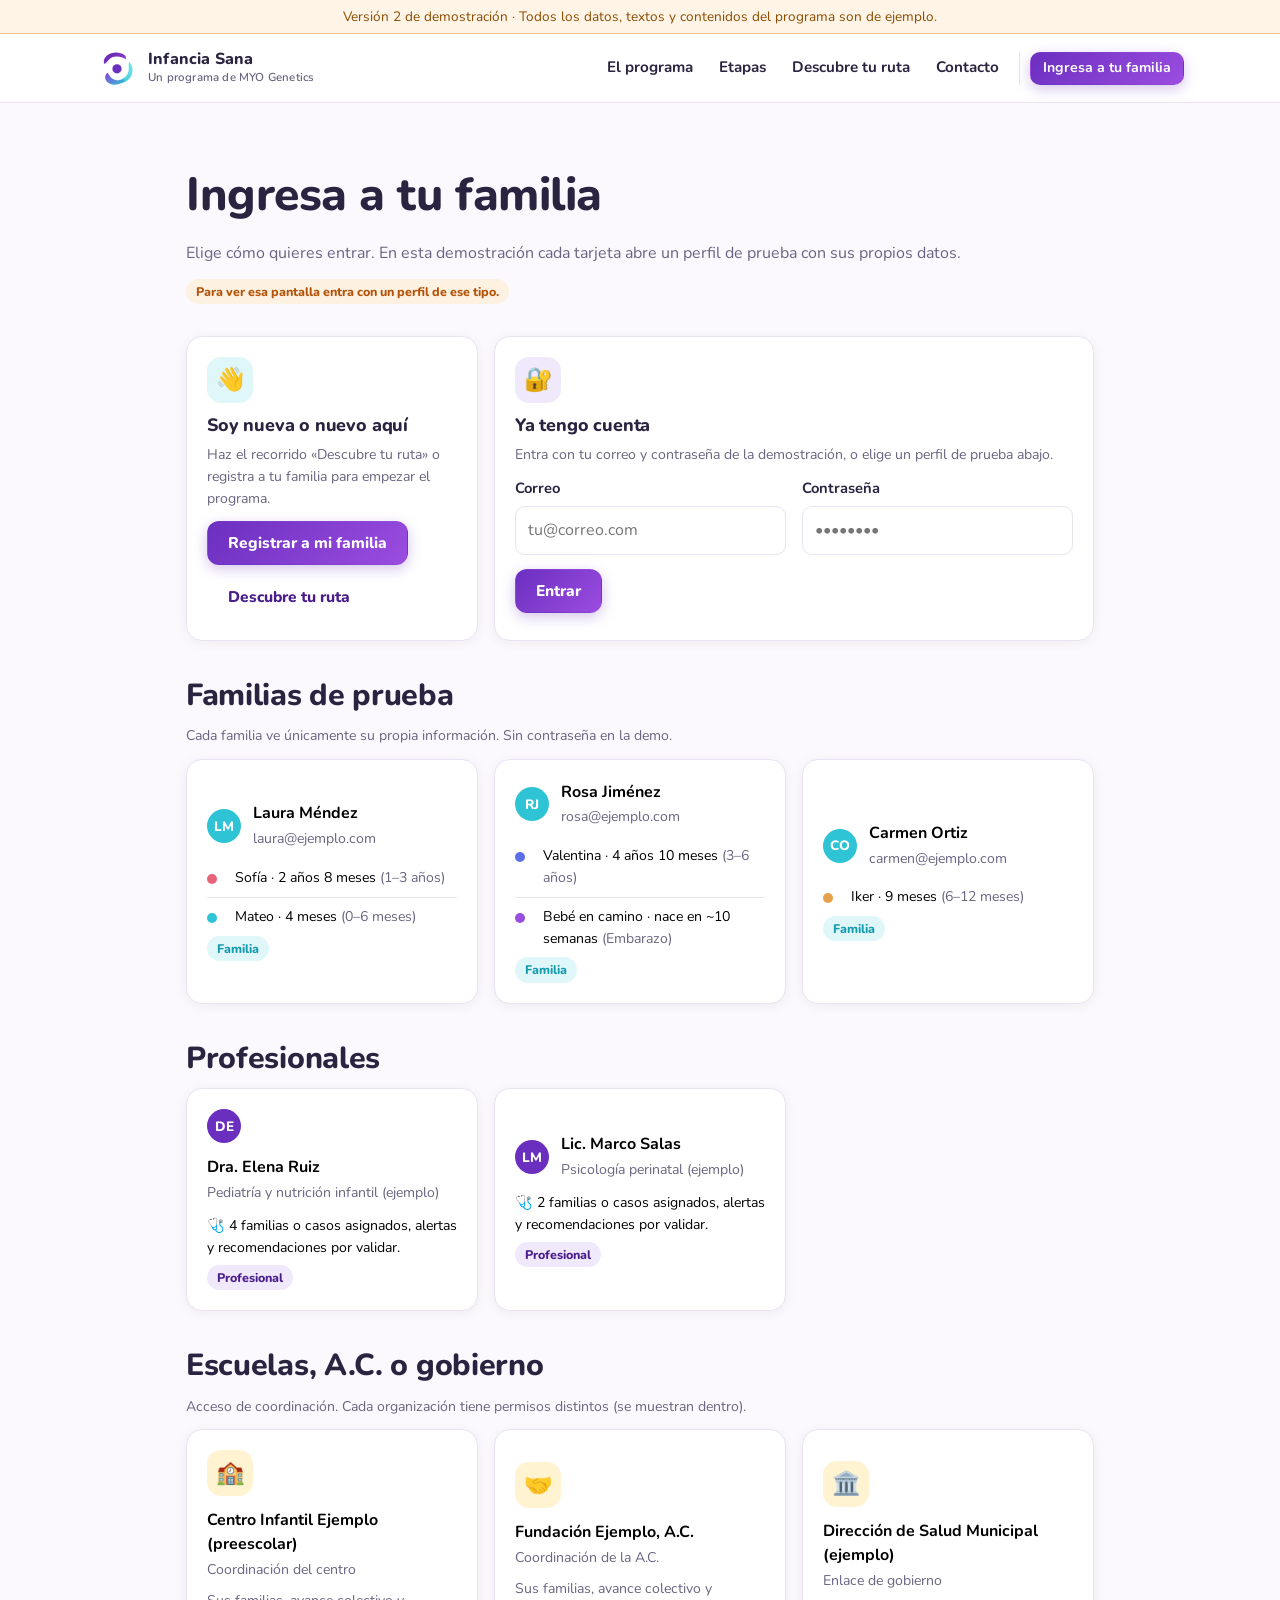
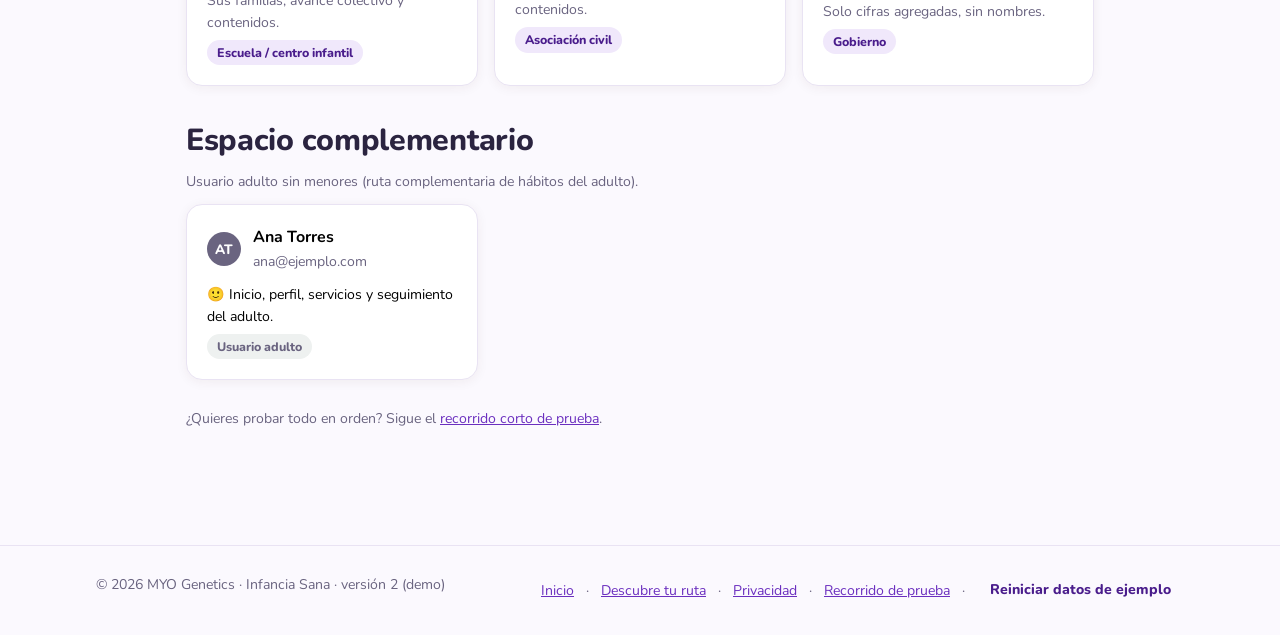
<file: web/profesional.html>
<!doctype html>
<html lang="es">
<head>
  <meta charset="utf-8">
  <meta name="viewport" content="width=device-width, initial-scale=1">
  <title>Mis familias · Infancia Sana</title>
  <link rel="stylesheet" href="assets/css/infancia.css">
</head>
<body>
  <div id="encabezado"></div>
  <main class="seccion" style="padding-top:28px">
    <div class="contenedor">
      <div class="tablero">
        <aside class="lateral">
          <div class="tarjeta">
            <h3 id="prof-nombre"></h3>
            <p class="chico suave" id="prof-especialidad"></p>
            <div id="prof-resumen"></div>
            <h4 style="margin-top:6px">Familias y casos asignados</h4>
            <nav id="lista-casos"></nav>
          </div>
        </aside>
        <section id="ficha-caso"></section>
      </div>
    </div>
  </main>
  <div id="pie"></div>
  <script type="module" src="assets/js/profesional.js"></script>
</body>
</html>
</file>
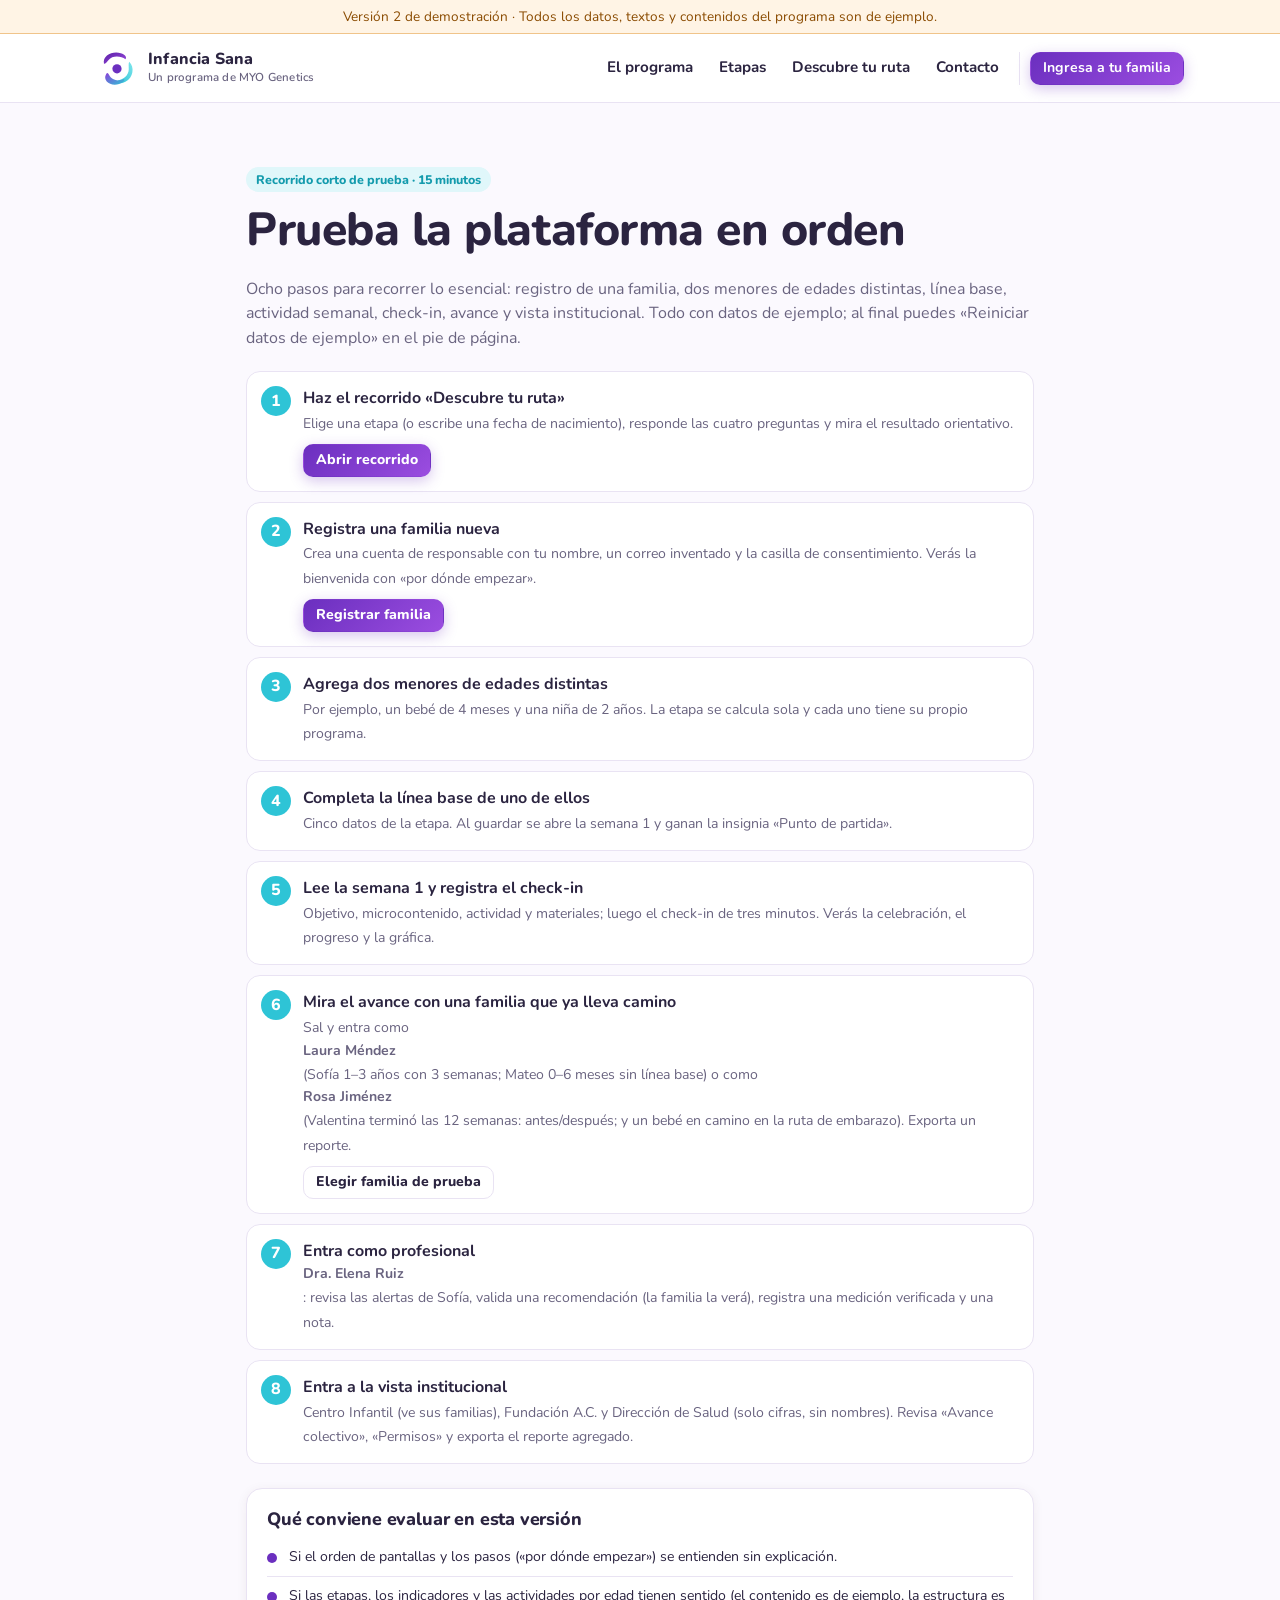
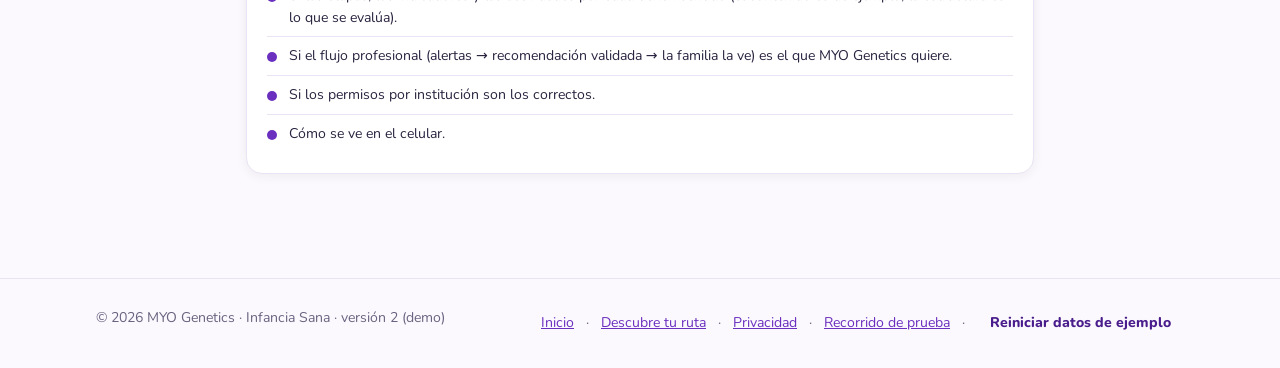
<file: web/prueba.html>
<!doctype html>
<html lang="es">
<head>
  <meta charset="utf-8">
  <meta name="viewport" content="width=device-width, initial-scale=1">
  <title>Recorrido de prueba · Infancia Sana</title>
  <link rel="stylesheet" href="assets/css/infancia.css">
</head>
<body>
  <div id="encabezado"></div>
  <main class="seccion">
    <div class="contenedor" style="max-width:820px">
      <span class="etiqueta acento">Recorrido corto de prueba · 15 minutos</span>
      <h1 style="margin-top:10px">Prueba la plataforma en orden</h1>
      <p class="suave">Ocho pasos para recorrer lo esencial: registro de una familia, dos menores de edades distintas, línea base, actividad semanal, check-in, avance y vista institucional. Todo con datos de ejemplo; al final puedes «Reiniciar datos de ejemplo» en el pie de página.</p>

      <div class="primeros-pasos" style="grid-template-columns:1fr;margin-top:20px">
        <div class="paso-inicio"><span class="n">1</span><div><strong>Haz el recorrido «Descubre tu ruta»</strong><span class="chico suave">Elige una etapa (o escribe una fecha de nacimiento), responde las cuatro preguntas y mira el resultado orientativo.</span><br><a class="boton chico primario" href="ruta.html" style="margin-top:8px">Abrir recorrido</a></div></div>
        <div class="paso-inicio"><span class="n">2</span><div><strong>Registra una familia nueva</strong><span class="chico suave">Crea una cuenta de responsable con tu nombre, un correo inventado y la casilla de consentimiento. Verás la bienvenida con «por dónde empezar».</span><br><a class="boton chico primario" href="registro.html" style="margin-top:8px">Registrar familia</a></div></div>
        <div class="paso-inicio"><span class="n">3</span><div><strong>Agrega dos menores de edades distintas</strong><span class="chico suave">Por ejemplo, un bebé de 4 meses y una niña de 2 años. La etapa se calcula sola y cada uno tiene su propio programa.</span></div></div>
        <div class="paso-inicio"><span class="n">4</span><div><strong>Completa la línea base de uno de ellos</strong><span class="chico suave">Cinco datos de la etapa. Al guardar se abre la semana 1 y ganan la insignia «Punto de partida».</span></div></div>
        <div class="paso-inicio"><span class="n">5</span><div><strong>Lee la semana 1 y registra el check-in</strong><span class="chico suave">Objetivo, microcontenido, actividad y materiales; luego el check-in de tres minutos. Verás la celebración, el progreso y la gráfica.</span></div></div>
        <div class="paso-inicio"><span class="n">6</span><div><strong>Mira el avance con una familia que ya lleva camino</strong><span class="chico suave">Sal y entra como <strong>Laura Méndez</strong> (Sofía 1–3 años con 3 semanas; Mateo 0–6 meses sin línea base) o como <strong>Rosa Jiménez</strong> (Valentina terminó las 12 semanas: antes/después; y un bebé en camino en la ruta de embarazo). Exporta un reporte.</span><br><a class="boton chico secundario" href="acceso.html" style="margin-top:8px">Elegir familia de prueba</a></div></div>
        <div class="paso-inicio"><span class="n">7</span><div><strong>Entra como profesional</strong><span class="chico suave"><strong>Dra. Elena Ruiz</strong>: revisa las alertas de Sofía, valida una recomendación (la familia la verá), registra una medición verificada y una nota.</span></div></div>
        <div class="paso-inicio"><span class="n">8</span><div><strong>Entra a la vista institucional</strong><span class="chico suave">Centro Infantil (ve sus familias), Fundación A.C. y Dirección de Salud (solo cifras, sin nombres). Revisa «Avance colectivo», «Permisos» y exporta el reporte agregado.</span></div></div>
      </div>

      <div class="tarjeta" style="margin-top:24px">
        <h3>Qué conviene evaluar en esta versión</h3>
        <ul class="lista compacta chico">
          <li><span class="punto"></span><div class="cuerpo">Si el orden de pantallas y los pasos («por dónde empezar») se entienden sin explicación.</div></li>
          <li><span class="punto"></span><div class="cuerpo">Si las etapas, los indicadores y las actividades por edad tienen sentido (el contenido es de ejemplo, la estructura es lo que se evalúa).</div></li>
          <li><span class="punto"></span><div class="cuerpo">Si el flujo profesional (alertas → recomendación validada → la familia la ve) es el que MYO Genetics quiere.</div></li>
          <li><span class="punto"></span><div class="cuerpo">Si los permisos por institución son los correctos.</div></li>
          <li><span class="punto"></span><div class="cuerpo">Cómo se ve en el celular.</div></li>
        </ul>
      </div>
    </div>
  </main>
  <div id="pie"></div>
  <script type="module">
    import { montarEncabezado, montarPie } from './assets/js/ui.js';
    montarEncabezado('prueba'); montarPie();
  </script>
</body>
</html>
</file>
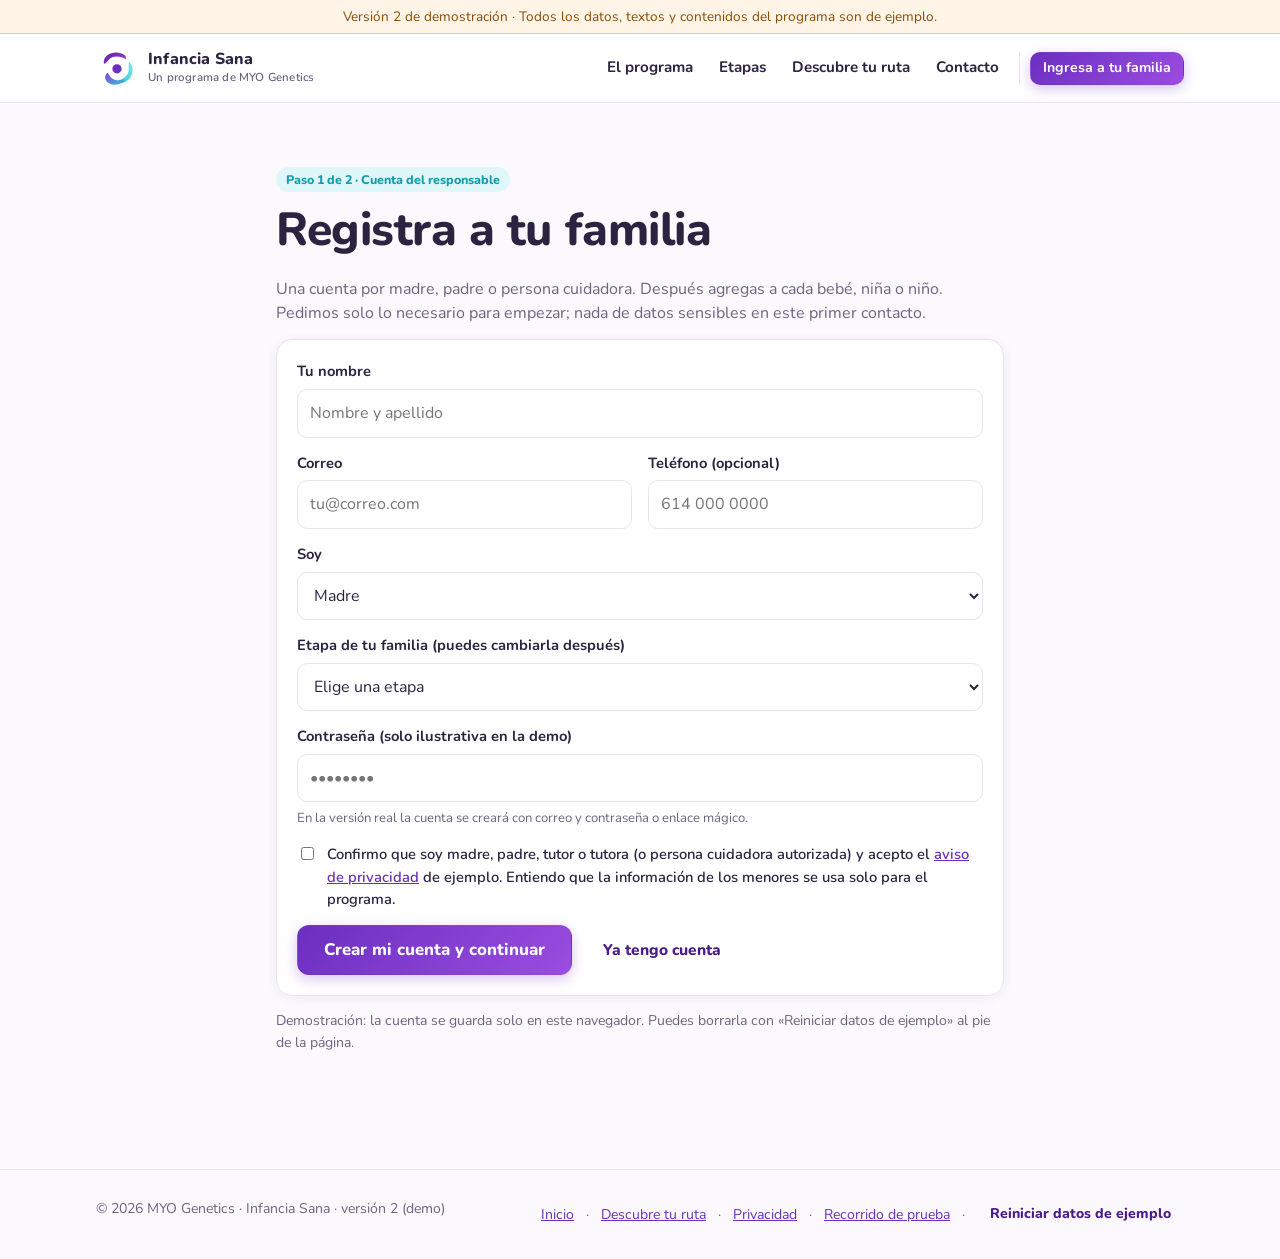
<file: web/registro.html>
<!doctype html>
<html lang="es">
<head>
  <meta charset="utf-8">
  <meta name="viewport" content="width=device-width, initial-scale=1">
  <title>Registrar a mi familia · Infancia Sana</title>
  <link rel="stylesheet" href="assets/css/infancia.css">
</head>
<body>
  <div id="encabezado"></div>
  <main class="seccion">
    <div class="contenedor" style="max-width:760px">
      <span class="etiqueta acento">Paso 1 de 2 · Cuenta del responsable</span>
      <h1 style="margin-top:10px">Registra a tu familia</h1>
      <p class="suave">Una cuenta por madre, padre o persona cuidadora. Después agregas a cada bebé, niña o niño. Pedimos solo lo necesario para empezar; nada de datos sensibles en este primer contacto.</p>
      <form class="tarjeta" id="form-registro" novalidate>
        <div class="campo"><label for="r-nombre">Tu nombre</label><input id="r-nombre" name="nombre" required placeholder="Nombre y apellido"></div>
        <div class="dos-columnas">
          <div class="campo"><label for="r-correo">Correo</label><input id="r-correo" name="correo" type="email" required placeholder="tu@correo.com"></div>
          <div class="campo"><label for="r-tel">Teléfono (opcional)</label><input id="r-tel" name="telefono" placeholder="614 000 0000"></div>
        </div>
        <div class="campo"><label for="r-rel">Soy</label><select id="r-rel" name="relacion"><option>Madre</option><option>Padre</option><option>Tutor o tutora</option><option>Otra persona cuidadora</option></select></div>
        <div class="campo"><label for="r-etapa">Etapa de tu familia (puedes cambiarla después)</label><select id="r-etapa" name="etapa_id"></select></div>
        <div class="campo"><label for="r-clave">Contraseña (solo ilustrativa en la demo)</label><input id="r-clave" name="clave" type="password" placeholder="••••••••"><span class="ayuda">En la versión real la cuenta se creará con correo y contraseña o enlace mágico.</span></div>
        <div class="campo casilla"><input id="r-consent" name="consentimiento" type="checkbox" required><label for="r-consent">Confirmo que soy madre, padre, tutor o tutora (o persona cuidadora autorizada) y acepto el <a href="privacidad.html" target="_blank">aviso de privacidad</a> de ejemplo. Entiendo que la información de los menores se usa solo para el programa.</label></div>
        <div class="acciones"><button class="boton primario grande" type="submit">Crear mi cuenta y continuar</button><a class="boton fantasma" href="acceso.html">Ya tengo cuenta</a></div>
      </form>
      <p class="chico suave" style="margin-top:14px">Demostración: la cuenta se guarda solo en este navegador. Puedes borrarla con «Reiniciar datos de ejemplo» al pie de la página.</p>
    </div>
  </main>
  <div id="pie"></div>
  <script type="module" src="assets/js/registro.js"></script>
</body>
</html>
</file>
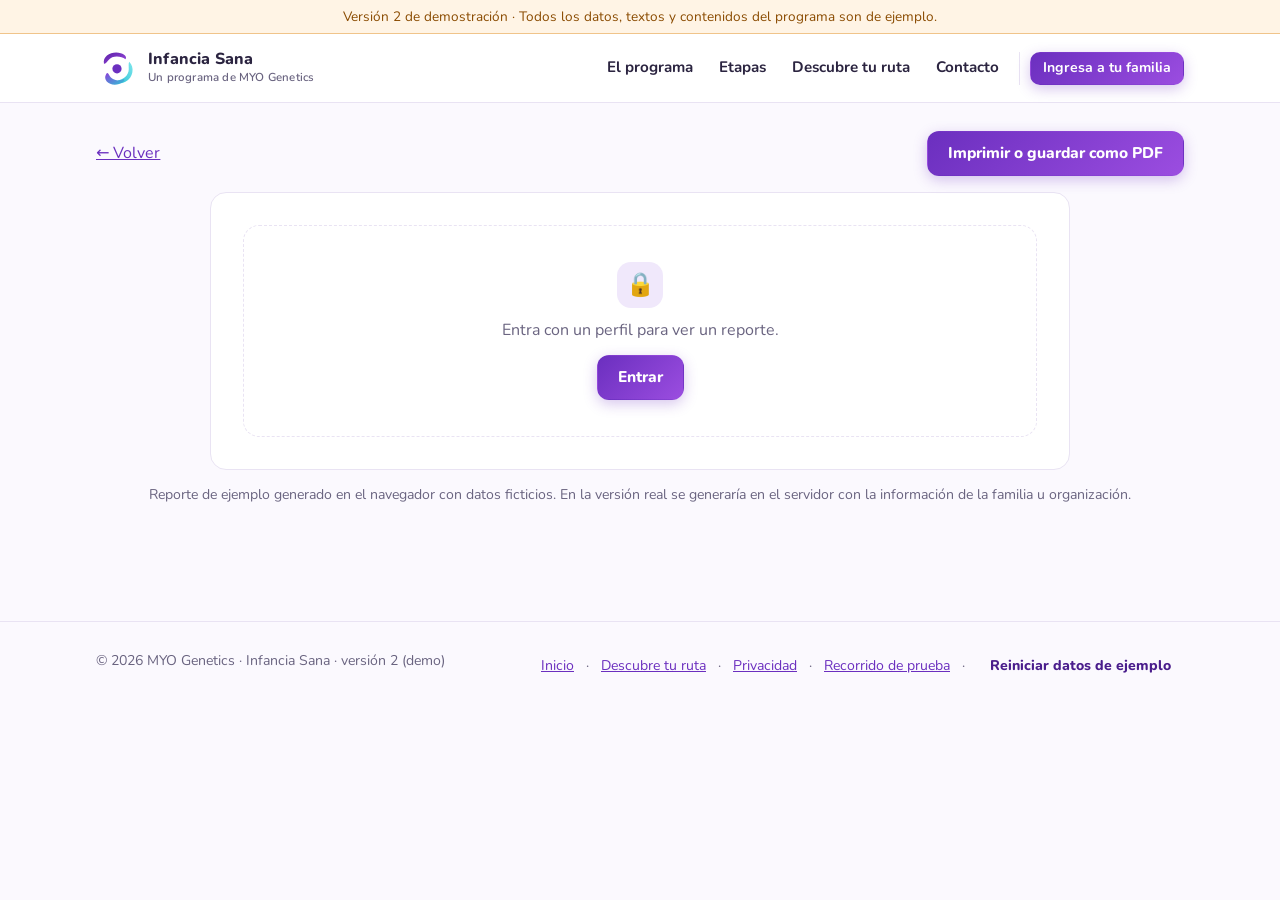
<file: web/reporte.html>
<!doctype html>
<html lang="es">
<head>
  <meta charset="utf-8">
  <meta name="viewport" content="width=device-width, initial-scale=1">
  <title>Reporte · Infancia Sana</title>
  <link rel="stylesheet" href="assets/css/infancia.css">
</head>
<body>
  <div id="encabezado"></div>
  <main class="seccion" style="padding-top:28px">
    <div class="contenedor">
      <div class="fila entre no-imprimir" style="margin-bottom:16px"><a href="#" id="volver">← Volver</a><div class="acciones"><button class="boton primario" id="btn-imprimir" type="button">Imprimir o guardar como PDF</button></div></div>
      <div class="reporte" id="reporte"></div>
      <p class="chico suave no-imprimir" style="margin-top:14px;text-align:center">Reporte de ejemplo generado en el navegador con datos ficticios. En la versión real se generaría en el servidor con la información de la familia u organización.</p>
    </div>
  </main>
  <div id="pie"></div>
  <script type="module" src="assets/js/reporte.js"></script>
</body>
</html>
</file>
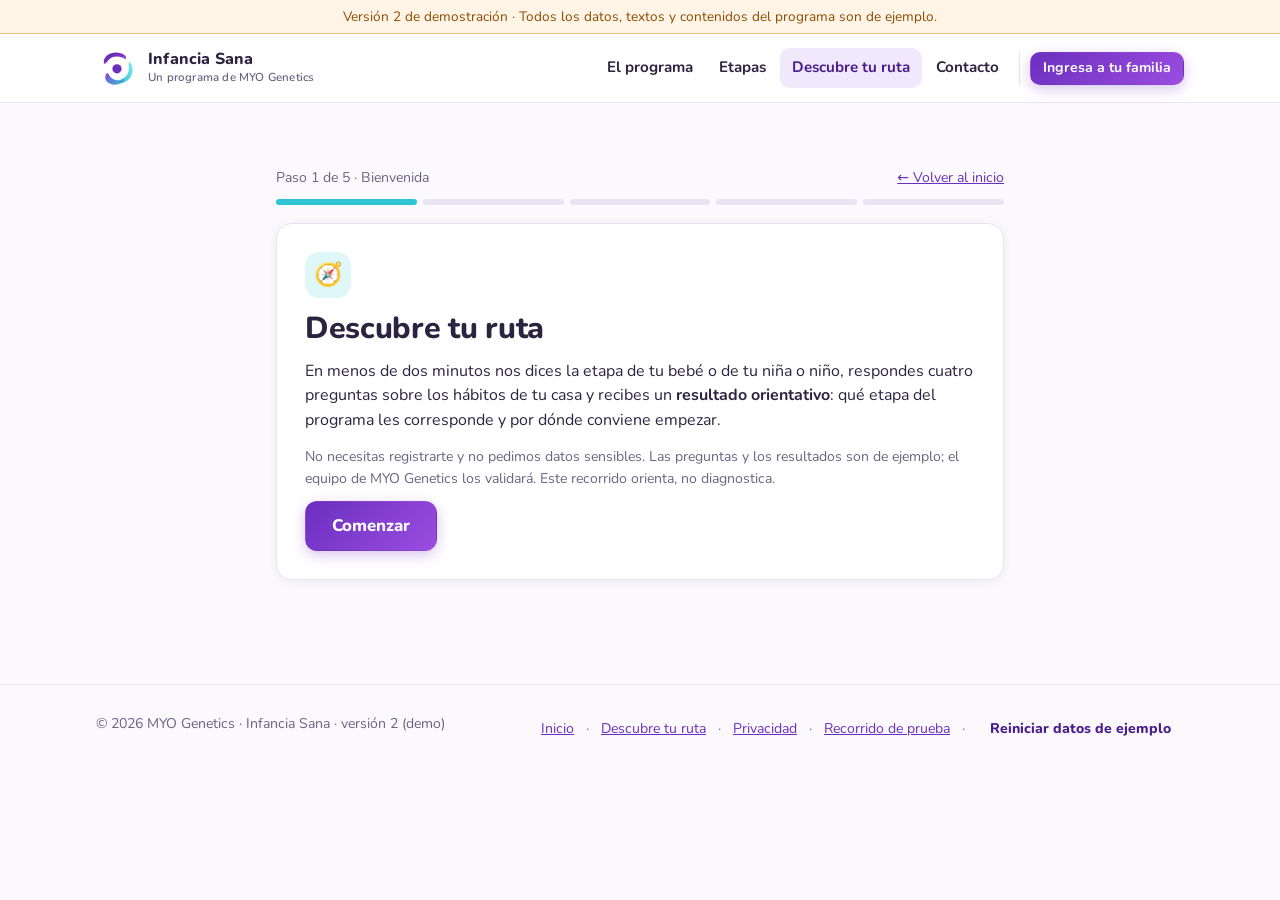
<file: web/ruta.html>
<!doctype html>
<html lang="es">
<head>
  <meta charset="utf-8">
  <meta name="viewport" content="width=device-width, initial-scale=1">
  <title>Descubre tu ruta · Infancia Sana</title>
  <link rel="stylesheet" href="assets/css/infancia.css">
</head>
<body>
  <div id="encabezado"></div>
  <main class="seccion">
    <div class="contenedor" style="max-width:760px">
      <div class="fila entre chico suave" style="margin-bottom:6px"><span id="ruta-etapa">Paso 1 de 5</span><a href="index.html">← Volver al inicio</a></div>
      <div class="pasos" id="ruta-pasos"></div>
      <div class="tarjeta" id="ruta-pantalla" style="padding:28px"></div>
    </div>
  </main>
  <div id="pie"></div>
  <script type="module" src="assets/js/ruta.js"></script>
</body>
</html>
</file>
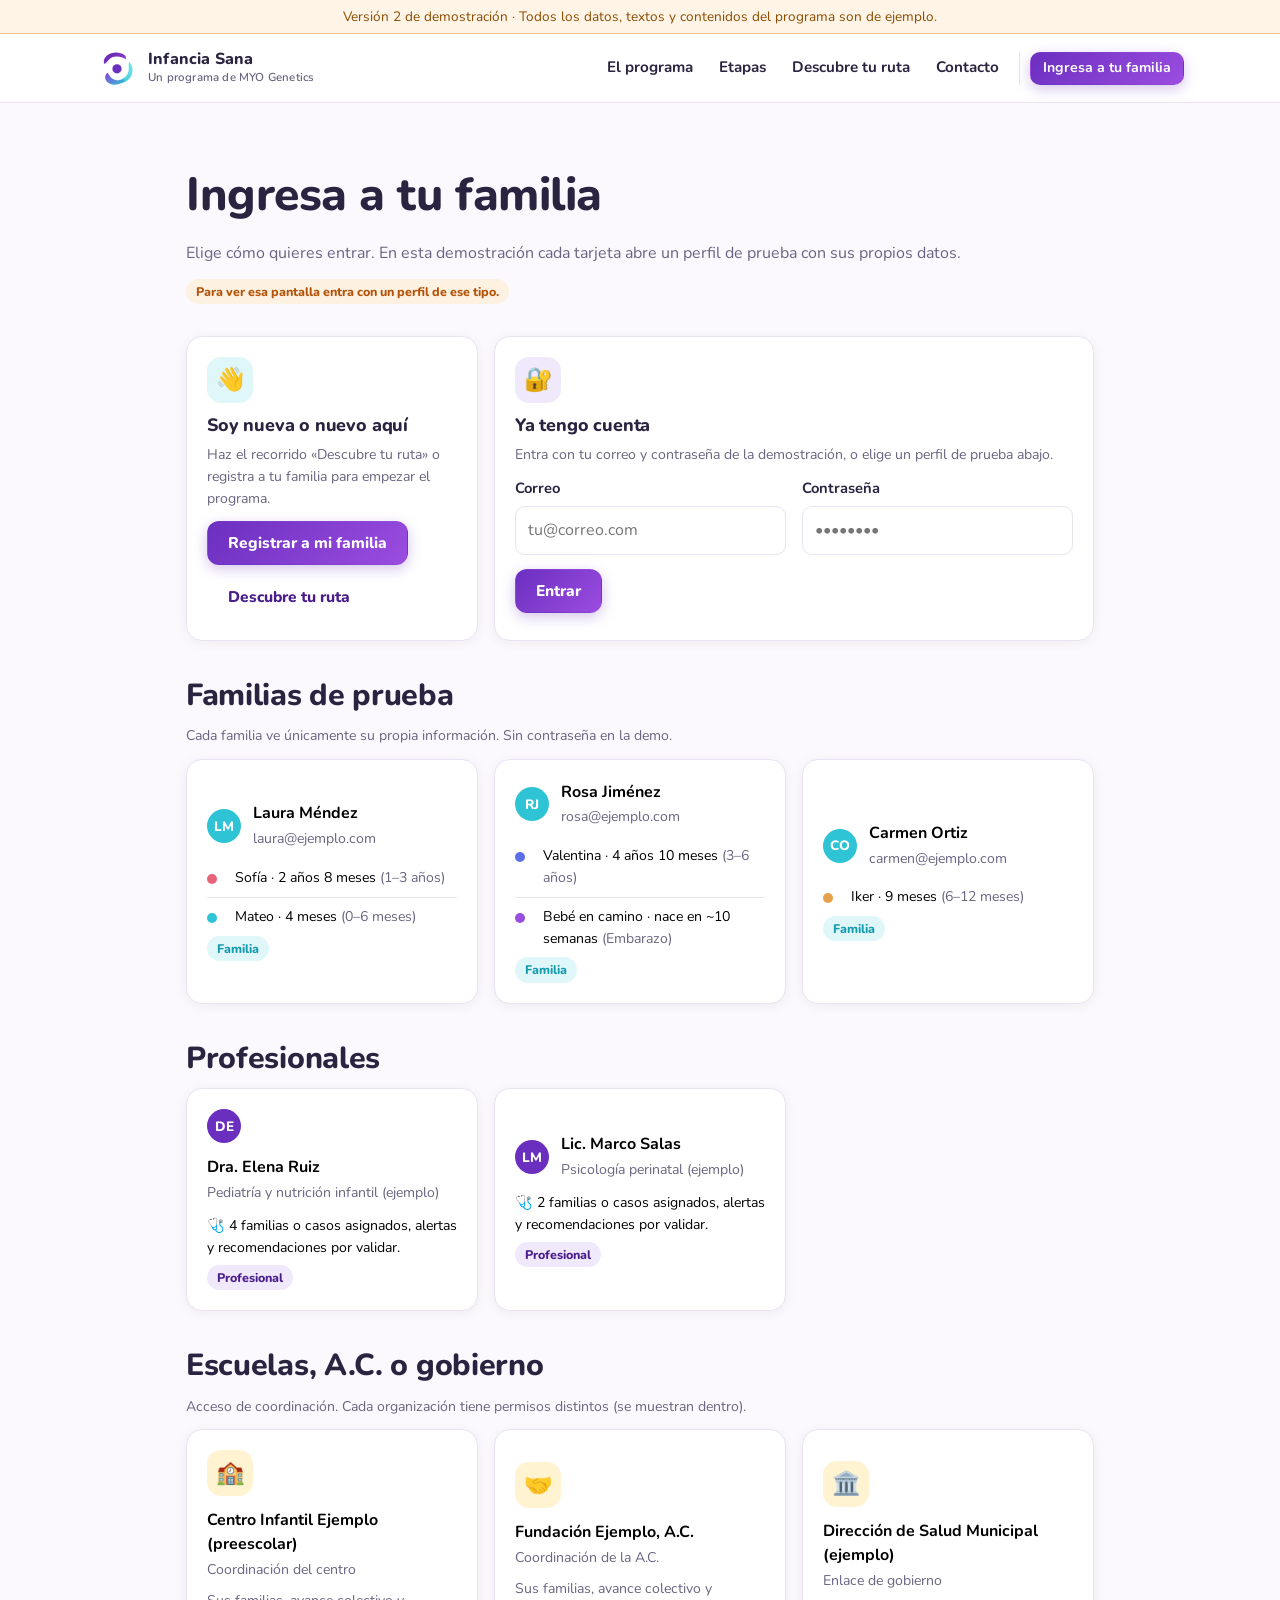
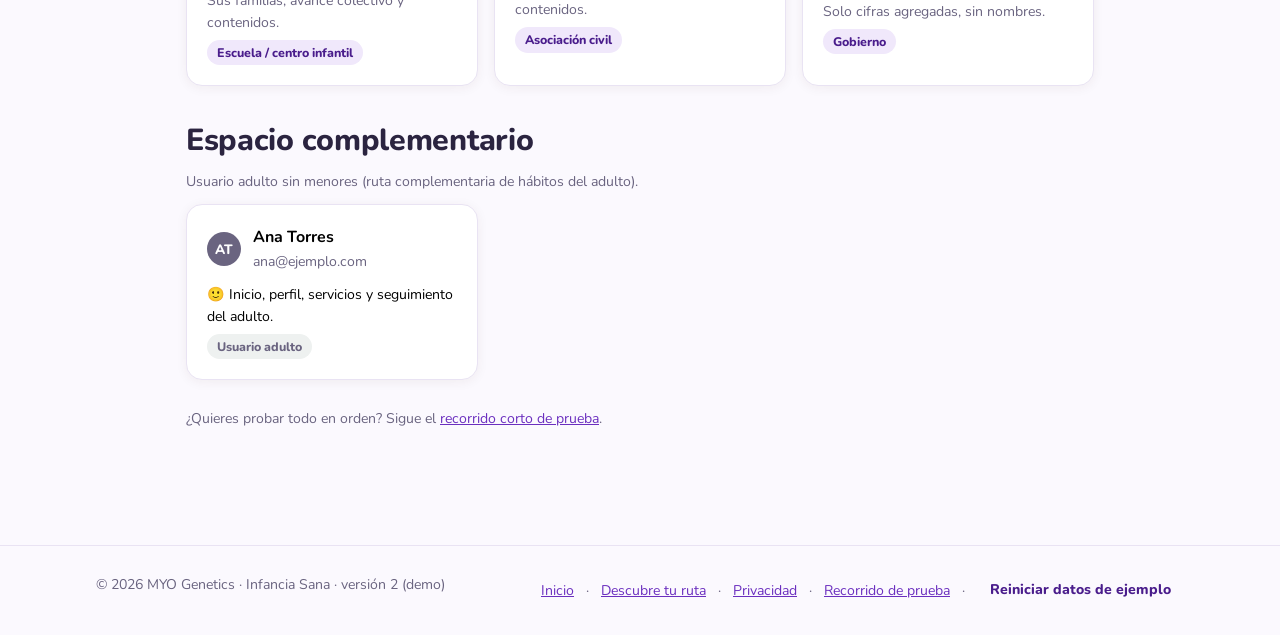
<file: web/usuario.html>
<!doctype html>
<html lang="es">
<head>
  <meta charset="utf-8">
  <meta name="viewport" content="width=device-width, initial-scale=1">
  <title>Mi espacio · Infancia Sana</title>
  <link rel="stylesheet" href="assets/css/infancia.css">
</head>
<body>
  <div id="encabezado"></div>
  <main class="seccion" style="padding-top:28px">
    <div class="contenedor">
      <div class="pestanas">
        <button data-panel="inicio" type="button">Inicio</button>
        <button data-panel="perfil" type="button">Perfil</button>
        <button data-panel="servicios" type="button">Servicios</button>
        <button data-panel="seguimiento" type="button">Seguimiento</button>
      </div>
      <section class="panel" id="inicio"></section>
      <section class="panel" id="perfil"></section>
      <section class="panel" id="servicios"></section>
      <section class="panel" id="seguimiento"></section>
    </div>
  </main>
  <div id="pie"></div>
  <script type="module" src="assets/js/usuario.js"></script>
</body>
</html>
</file>
<file: web/assets/css/infancia.css>
/* Infancia Sana · MYO Genetics — hoja de estilos única (versión 2, demo)
   Identidad basada en la marca de MYO Genetics: púrpura (#5B1FA6 → #9B4DE0) y turquesa (#2EC4D6),
   tomados del isotipo. Para ajustar colores y tipografía basta con editar las variables de :root. */
@import url('https://fonts.googleapis.com/css2?family=Nunito:wght@400;600;700;800&display=swap');
:root{
  --primario:#6B2FBF;      /* púrpura MYO */
  --primario-osc:#4A1D8C;
  --primario-claro:#F0E8FB;
  --acento:#2EC4D6;        /* turquesa MYO */
  --acento-osc:#149BAD;
  --acento-claro:#E0F7FA;
  --sol:#F6C453;           /* ámbar: logros y avisos cálidos */
  --sol-claro:#FFF3D1;
  --lila:#9B4DE0;
  --fondo:#FBF9FE;         /* lavanda muy claro */
  --papel:#FFFFFF;
  --tinta:#2B2440;
  --tinta-suave:#6A6480;
  --linea:#E9E3F3;
  --ok:#2E8B57;
  --aviso:#B45309;
  --error:#B42318;
  --radio:16px;
  --sombra:0 2px 12px rgba(60,40,20,.06);
  --sombra-alta:0 14px 40px rgba(60,40,20,.12);
  --ancho:1120px;
  --fuente:"Nunito",system-ui,-apple-system,"Segoe UI",Roboto,"Helvetica Neue",Arial,sans-serif;
}
*{box-sizing:border-box}
html{scroll-behavior:smooth}
body{margin:0;font-family:var(--fuente);color:var(--tinta);background:var(--fondo);line-height:1.55;font-size:16px}
a{color:var(--primario)}
img{max-width:100%}
h1,h2,h3,h4{line-height:1.2;margin:0 0 .4em;font-weight:800;letter-spacing:-.01em}
h1{font-size:clamp(1.9rem,4vw,2.9rem)}
h2{font-size:clamp(1.4rem,2.6vw,1.9rem)}
h3{font-size:1.12rem}
h4{font-size:.98rem;margin-top:14px}
p{margin:0 0 .8em}
.suave{color:var(--tinta-suave)}
.chico{font-size:.88rem}
.centro{text-align:center}
.oculto{display:none!important}
.contenedor{max-width:var(--ancho);margin:0 auto;padding:0 16px}
.seccion{padding:64px 0}
.seccion.compacta{padding:40px 0}
.seccion + .seccion{border-top:1px solid var(--linea)}
.seccion-titulo{max-width:680px;margin-bottom:28px}
.seccion-titulo .antetitulo{display:inline-block;color:var(--acento-osc);font-weight:800;font-size:.85rem;letter-spacing:.08em;text-transform:uppercase;margin-bottom:6px}

/* Encabezado */
.encabezado{background:rgba(255,255,255,.92);backdrop-filter:blur(8px);border-bottom:1px solid var(--linea);position:sticky;top:0;z-index:20}
.encabezado .contenedor{display:flex;align-items:center;gap:16px;min-height:68px}
.logo{display:flex;align-items:center;gap:10px;text-decoration:none;color:var(--tinta);font-weight:800;letter-spacing:.2px;line-height:1.1}
.logo .marca{width:42px;height:42px;display:grid;place-items:center;flex:none}
.logo .marca img{width:42px;height:42px;display:block}
.logo small{display:block;font-weight:600;color:var(--tinta-suave);font-size:.72rem;line-height:1.2;margin-top:2px}
.nav{display:flex;gap:2px;margin-left:auto;align-items:center;flex-wrap:wrap}
.nav a{padding:8px 12px;border-radius:10px;text-decoration:none;color:var(--tinta);font-weight:700;font-size:.95rem}
.nav a:hover,.nav a.activo{background:var(--primario-claro);color:var(--primario-osc)}
.nav .sesion{display:flex;align-items:center;gap:8px;padding-left:10px;border-left:1px solid var(--linea);margin-left:6px}
.nav .sesion .boton{white-space:nowrap}
.avatar{width:34px;height:34px;border-radius:50%;background:var(--acento);color:#fff;display:grid;place-items:center;font-weight:800;font-size:.85rem;flex:none}
.menu-boton{display:none;margin-left:auto;background:none;border:1px solid var(--linea);border-radius:10px;padding:8px 10px;font-size:1.1rem;cursor:pointer}
@media (max-width:860px){
  .menu-boton{display:block}
  .nav{display:none;position:absolute;left:0;right:0;top:68px;background:var(--papel);border-bottom:1px solid var(--linea);padding:10px 16px 14px;flex-direction:column;align-items:stretch;box-shadow:var(--sombra-alta)}
  .nav.abierto{display:flex}
  .nav .sesion{border-left:0;border-top:1px solid var(--linea);padding:10px 0 0;margin:6px 0 0;flex-wrap:wrap}
}

/* Botones */
.boton{display:inline-flex;align-items:center;justify-content:center;gap:8px;border:1px solid transparent;border-radius:12px;padding:12px 20px;font-weight:800;font-size:.97rem;cursor:pointer;text-decoration:none;transition:.15s;font-family:inherit;line-height:1.2}
.boton.primario{background:linear-gradient(135deg,var(--primario),var(--lila));color:#fff;box-shadow:0 4px 14px rgba(107,47,191,.28)}
.boton.primario:hover{background:var(--primario-osc)}
.boton.acento{background:var(--acento);color:#083A40;box-shadow:0 4px 14px rgba(46,196,214,.3)}
.boton.acento:hover{background:var(--acento-osc);color:#fff}
.boton.secundario{background:var(--papel);border-color:var(--linea);color:var(--tinta)}
.boton.secundario:hover{border-color:var(--primario);color:var(--primario-osc)}
.boton.fantasma{background:transparent;color:var(--primario-osc)}
.boton.fantasma:hover{background:var(--primario-claro)}
.boton.chico{padding:7px 12px;font-size:.88rem;border-radius:10px}
.boton.grande{padding:14px 26px;font-size:1.05rem}
.boton:disabled{opacity:.5;cursor:not-allowed}
.acciones{display:flex;gap:10px;flex-wrap:wrap;align-items:center}

/* Tarjetas y rejillas */
.tarjeta{background:var(--papel);border:1px solid var(--linea);border-radius:var(--radio);padding:20px;box-shadow:var(--sombra)}
.tarjeta.clic{cursor:pointer;transition:.15s}
.tarjeta.clic:hover{border-color:var(--primario);transform:translateY(-2px);box-shadow:var(--sombra-alta)}
.tarjeta.elegida{border-color:var(--primario);box-shadow:0 0 0 3px var(--primario-claro)}
.tarjeta.calida{background:linear-gradient(135deg,var(--sol-claro),var(--acento-claro));border-color:transparent}
.tarjeta.verde{background:var(--primario-claro);border-color:transparent}
.rejilla{display:grid;gap:16px;grid-template-columns:repeat(auto-fill,minmax(240px,1fr))}
.rejilla.dos{grid-template-columns:repeat(auto-fit,minmax(280px,1fr))}
.rejilla.tres{grid-template-columns:repeat(auto-fit,minmax(220px,1fr))}
.rejilla.cinco{grid-template-columns:repeat(auto-fit,minmax(170px,1fr))}
.icono{width:46px;height:46px;border-radius:14px;background:var(--primario-claro);display:grid;place-items:center;font-size:23px;margin-bottom:12px}
.icono.calido{background:var(--acento-claro)}
.icono.sol{background:var(--sol-claro)}
.etiqueta{display:inline-block;padding:3px 10px;border-radius:999px;font-size:.78rem;font-weight:800;background:var(--primario-claro);color:var(--primario-osc)}
.etiqueta.ok{background:#E6F4EC;color:var(--ok)}
.etiqueta.aviso{background:#FDF1E1;color:var(--aviso)}
.etiqueta.gris{background:#EEF1F0;color:var(--tinta-suave)}
.etiqueta.error{background:#FDE8E6;color:var(--error)}
.etiqueta.acento{background:var(--acento-claro);color:var(--acento-osc)}
.etiqueta.ejemplo{background:#FFF4E5;color:#8A4B00;border:1px dashed #F0C48A}
.etiqueta.verificado{background:#E6F4EC;color:var(--ok)}
.etiqueta.reportado{background:#EEF1F0;color:var(--tinta-suave)}
.fila{display:flex;align-items:center;gap:12px;flex-wrap:wrap}
.fila.entre{justify-content:space-between}
.lista{list-style:none;margin:0;padding:0}
.lista li{padding:12px 0;border-bottom:1px solid var(--linea);display:flex;gap:12px;align-items:flex-start}
.lista li:last-child{border-bottom:0}
.lista .punto{width:10px;height:10px;border-radius:50%;background:var(--primario);margin-top:7px;flex:none}
.lista .punto.pendiente{background:var(--acento)}
.lista .punto.gris{background:var(--linea)}
.lista .cuerpo{flex:1}
.lista.compacta li{padding:8px 0}

/* Héroe */
.heroe{position:relative;overflow:hidden;background:linear-gradient(160deg,#F3EBFC 0%,var(--fondo) 55%,#E3F8FA 100%);padding:72px 0 56px}
.heroe .contenedor{display:grid;gap:40px;grid-template-columns:1.15fr 1fr;align-items:center;position:relative}
.heroe h1{margin-bottom:14px}
.heroe .proposito{font-size:1.15rem;color:var(--tinta-suave);max-width:560px}
.heroe .acciones{margin-top:22px}
.heroe .blobs{position:absolute;inset:0;pointer-events:none;z-index:0}
.heroe .contenedor > *{position:relative;z-index:1}
.heroe .ilustracion{position:relative}
.heroe .ilustracion svg{width:100%;height:auto;display:block}
.heroe .nota-ejemplo{margin-top:14px;font-size:.85rem;color:var(--tinta-suave)}
@media (max-width:860px){.heroe .contenedor{grid-template-columns:1fr}.heroe{padding:44px 0 36px}.heroe .ilustracion{max-width:420px;margin:0 auto}}

/* Pasos (cómo funciona) */
.pasos-grandes{display:grid;gap:16px;grid-template-columns:repeat(auto-fit,minmax(220px,1fr));counter-reset:paso}
.paso-grande{background:var(--papel);border:1px solid var(--linea);border-radius:var(--radio);padding:22px;position:relative}
.paso-grande .numero{width:36px;height:36px;border-radius:50%;background:var(--acento);color:#fff;display:grid;place-items:center;font-weight:800;margin-bottom:12px}

/* Tarjetas de etapa */
.etapa-tarjeta{border-top:5px solid var(--color-etapa,var(--primario))}
.etapa-tarjeta .icono{background:color-mix(in srgb,var(--color-etapa,var(--primario)) 15%,#fff)}
.punto-etapa{display:inline-block;width:10px;height:10px;border-radius:50%;background:var(--color-etapa,var(--primario));margin-right:6px;vertical-align:middle}

/* La semana (anatomía) */
.anatomia{display:grid;gap:12px;grid-template-columns:repeat(auto-fit,minmax(160px,1fr))}
.anatomia .pieza{background:var(--papel);border:1px solid var(--linea);border-radius:14px;padding:14px}
.anatomia .pieza strong{display:block;margin-bottom:4px}

/* Formularios */
.campo{display:flex;flex-direction:column;gap:6px;margin-bottom:14px}
.campo label{font-weight:700;font-size:.92rem}
.campo input,.campo select,.campo textarea{font:inherit;padding:11px 12px;border:1px solid var(--linea);border-radius:10px;background:var(--papel);color:var(--tinta);width:100%}
.campo input:focus,.campo select:focus,.campo textarea:focus{outline:2px solid var(--primario-claro);border-color:var(--primario)}
.campo .ayuda{font-size:.82rem;color:var(--tinta-suave)}
.campo.invalido input,.campo.invalido select,.campo.invalido textarea{border-color:var(--error)}
.campo .mensaje-error{color:var(--error);font-size:.82rem;display:none}
.campo.invalido .mensaje-error{display:block}
.campo.casilla{flex-direction:row;align-items:flex-start;gap:10px}
.campo.casilla input{width:auto;margin-top:4px;accent-color:var(--primario)}
.campo.casilla label{font-weight:600}
.dos-columnas{display:grid;gap:0 16px;grid-template-columns:1fr 1fr}
@media (max-width:600px){.dos-columnas{grid-template-columns:1fr}}
.opciones{display:grid;gap:10px}
.opcion{display:flex;gap:12px;align-items:center;padding:13px 14px;border:1px solid var(--linea);border-radius:12px;background:var(--papel);cursor:pointer;font-weight:700}
.opcion:hover{border-color:var(--primario)}
.opcion.elegida{border-color:var(--primario);background:var(--primario-claro)}
.opcion input{accent-color:var(--primario)}
.segmentos{display:flex;gap:8px;flex-wrap:wrap}
.segmentos label{border:1px solid var(--linea);border-radius:999px;padding:7px 14px;cursor:pointer;font-weight:700;font-size:.9rem;background:var(--papel)}
.segmentos label.elegida{background:var(--primario);color:#fff;border-color:var(--primario)}
.segmentos input{display:none}

/* Progreso */
.progreso{height:12px;background:var(--linea);border-radius:999px;overflow:hidden}
.progreso > span{display:block;height:100%;background:linear-gradient(90deg,var(--primario),var(--lila));border-radius:999px;transition:width .4s}
.progreso.acento > span{background:linear-gradient(90deg,var(--lila),var(--acento))}
.pasos{display:flex;gap:6px;margin:10px 0 18px}
.pasos span{flex:1;height:6px;border-radius:999px;background:var(--linea)}
.pasos span.hecho{background:var(--primario)}
.pasos span.actual{background:var(--acento)}

/* Pestañas */
.pestanas{display:flex;gap:4px;border-bottom:1px solid var(--linea);margin-bottom:24px;overflow-x:auto}
.pestanas button{background:none;border:0;border-bottom:3px solid transparent;padding:12px 14px;font:inherit;font-weight:800;color:var(--tinta-suave);cursor:pointer;white-space:nowrap}
.pestanas button.activa{color:var(--primario-osc);border-bottom-color:var(--primario)}
.panel{display:none}
.panel.activo{display:block}

/* Estado vacío */
.vacio{text-align:center;padding:36px 20px;border:1px dashed var(--linea);border-radius:var(--radio);color:var(--tinta-suave);background:var(--papel)}
.vacio .icono{margin:0 auto 10px}

/* Avisos emergentes y ventanas */
.aviso-flotante{position:fixed;left:50%;bottom:24px;transform:translateX(-50%) translateY(20px);background:var(--tinta);color:#fff;padding:12px 18px;border-radius:12px;opacity:0;transition:.25s;z-index:60;max-width:92vw;box-shadow:0 8px 30px rgba(0,0,0,.2);pointer-events:none}
.aviso-flotante.visible{opacity:1;transform:translateX(-50%) translateY(0)}
.aviso-flotante.ok{background:var(--ok)}
.aviso-flotante.error{background:var(--error)}
.velo{position:fixed;inset:0;background:rgba(40,30,20,.45);display:none;align-items:center;justify-content:center;z-index:50;padding:16px}
.velo.visible{display:flex}
.ventana{background:var(--papel);border-radius:20px;max-width:580px;width:100%;max-height:90vh;overflow:auto;padding:26px;box-shadow:0 20px 60px rgba(0,0,0,.25)}
.ventana h3{margin-bottom:12px}
.ventana .acciones{margin-top:18px;justify-content:flex-end}

/* Tablero con lateral */
.tablero{display:grid;gap:20px;grid-template-columns:270px 1fr;align-items:start}
.lateral{position:sticky;top:84px}
.lateral .tarjeta{padding:16px}
.lateral nav a{display:block;padding:9px 12px;border-radius:10px;text-decoration:none;color:var(--tinta);font-weight:700}
.lateral nav a.activo,.lateral nav a:hover{background:var(--primario-claro);color:var(--primario-osc)}
@media (max-width:860px){.tablero{grid-template-columns:1fr}.lateral{position:static}}
.cifras{display:grid;gap:12px;grid-template-columns:repeat(auto-fit,minmax(140px,1fr))}
.cifra{background:var(--papel);border:1px solid var(--linea);border-radius:14px;padding:14px}
.cifra strong{display:block;font-size:1.7rem;color:var(--primario-osc);line-height:1.1}
.cifra span{font-size:.85rem;color:var(--tinta-suave)}

/* Tablas simples */
.tabla{width:100%;border-collapse:collapse;background:var(--papel);border-radius:var(--radio);overflow:hidden;border:1px solid var(--linea)}
.tabla th,.tabla td{padding:10px 12px;text-align:left;border-bottom:1px solid var(--linea);font-size:.93rem;vertical-align:top}
.tabla th{background:var(--primario-claro);color:var(--primario-osc);font-size:.85rem}
.tabla tr:last-child td{border-bottom:0}
.tabla-envoltura{overflow-x:auto}

/* Semanas del programa */
.semanas{display:grid;gap:10px;grid-template-columns:repeat(auto-fill,minmax(150px,1fr))}
.semana{border:1px solid var(--linea);border-radius:12px;padding:12px;background:var(--papel);cursor:pointer;text-align:left;font:inherit;color:var(--tinta)}
.semana small{display:block;color:var(--tinta-suave);font-size:.78rem}
.semana.hecha{border-color:var(--ok);background:#F1F9F4}
.semana.activa{border-color:var(--acento);box-shadow:0 0 0 3px var(--acento-claro)}
.semana.bloqueada{opacity:.55}
.semana.elegida{outline:2px solid var(--primario)}
.grafica{width:100%;height:auto;background:var(--papel);border:1px solid var(--linea);border-radius:12px}

/* Barras CSS sencillas */
.barras{display:grid;gap:8px}
.barra{display:grid;grid-template-columns:150px 1fr 54px;gap:10px;align-items:center;font-size:.9rem}
.barra .pista{height:12px;background:var(--linea);border-radius:999px;overflow:hidden}
.barra .pista span{display:block;height:100%;background:var(--primario);border-radius:999px}
.barra .pista span.antes{background:#C9CFD6}
.barra .pista span.despues{background:var(--acento)}
.barra .valor{text-align:right;font-weight:800;color:var(--primario-osc)}
.barra.doble .pista{display:grid;gap:3px;height:auto}
.barra.doble .pista span{height:7px}
@media (max-width:600px){.barra{grid-template-columns:1fr;gap:4px}.barra .valor{text-align:left}}
.columnas{display:flex;align-items:flex-end;gap:6px;height:140px;padding-top:10px}
.columnas .col{flex:1;display:flex;flex-direction:column;align-items:center;justify-content:flex-end;height:100%;gap:4px;font-size:.72rem;color:var(--tinta-suave)}
.columnas .col span{width:100%;background:var(--primario);border-radius:6px 6px 0 0;min-height:2px}
.columnas .col b{color:var(--primario-osc)}

/* Logros / insignias */
.insignias{display:grid;gap:10px;grid-template-columns:repeat(auto-fill,minmax(120px,1fr))}
.insignia{text-align:center;padding:12px 8px;border:1px solid var(--linea);border-radius:14px;background:var(--papel);opacity:.45;filter:grayscale(1)}
.insignia.ganada{opacity:1;filter:none;border-color:var(--sol);background:var(--sol-claro)}
.insignia .icono{margin:0 auto 6px;width:40px;height:40px;font-size:20px;background:#fff}
.insignia strong{display:block;font-size:.82rem}
.insignia small{font-size:.72rem;color:var(--tinta-suave)}

/* Guía (personaje propuesto) */
.guia{display:flex;gap:12px;align-items:flex-start;background:linear-gradient(135deg,var(--primario-claro),var(--acento-claro));border:1px solid #DCD0F0;border-radius:16px;padding:14px 16px}
.guia .cara{width:44px;height:44px;border-radius:50%;background:linear-gradient(135deg,var(--lila),var(--acento));display:grid;place-items:center;font-size:22px;flex:none}
.guia strong{display:block;font-size:.85rem;color:var(--primario-osc)}
.guia p{margin:0}

/* Pendientes y alertas */
.pendiente-item{display:flex;gap:12px;align-items:center;padding:12px 14px;border:1px solid var(--linea);border-radius:12px;background:var(--papel);margin-bottom:8px}
.pendiente-item .icono{margin:0;width:36px;height:36px;font-size:18px}
.pendiente-item .cuerpo{flex:1}
.alerta{display:flex;gap:10px;align-items:flex-start;padding:10px 12px;border-radius:12px;font-size:.9rem;margin-bottom:8px}
.alerta.aviso{background:#FDF1E1;color:#7A3F05}
.alerta.error{background:#FDE8E6;color:#8A1A12}
.alerta.ok{background:#E6F4EC;color:#1E6B40}

/* Primeros pasos */
.primeros-pasos{display:grid;gap:10px;grid-template-columns:repeat(auto-fit,minmax(220px,1fr))}
.paso-inicio{display:flex;gap:12px;padding:14px;border:1px solid var(--linea);border-radius:14px;background:var(--papel)}
.paso-inicio .n{width:30px;height:30px;border-radius:50%;background:var(--acento);color:#fff;display:grid;place-items:center;font-weight:800;flex:none}
.paso-inicio.hecho .n{background:var(--ok)}
.paso-inicio strong{display:block}

/* Permisos */
.permisos{display:grid;gap:16px;grid-template-columns:repeat(auto-fit,minmax(280px,1fr))}
.permisos ul{margin:8px 0 0;padding-left:18px}
.permisos li{margin-bottom:4px}

/* Pie */
.pie{border-top:1px solid var(--linea);padding:28px 0;color:var(--tinta-suave);font-size:.88rem;margin-top:40px}
.pie .contenedor{display:flex;justify-content:space-between;flex-wrap:wrap;gap:10px}
.aviso-demo{background:#FFF4E5;color:#8A4B00;border-bottom:1px solid #F0C48A;font-size:.85rem;text-align:center;padding:6px 12px}

/* Reporte imprimible */
.reporte{max-width:860px;margin:0 auto;background:var(--papel);border:1px solid var(--linea);border-radius:var(--radio);padding:32px}
.reporte .cabecera{display:flex;justify-content:space-between;align-items:flex-start;gap:16px;border-bottom:2px solid var(--primario);padding-bottom:14px;margin-bottom:20px}
.reporte h2{font-size:1.25rem;margin-top:22px}
.marca-agua{display:inline-block;border:2px dashed #F0C48A;color:#8A4B00;background:#FFF4E5;padding:4px 10px;border-radius:8px;font-weight:800;font-size:.8rem}
@media print{
  .encabezado,.pie,.aviso-demo,.no-imprimir,.aviso-flotante{display:none!important}
  body{background:#fff}
  .reporte{border:0;padding:0;max-width:none}
  .seccion{padding:0}
}

/* Evita desbordes en celular: los hijos de rejillas pueden encogerse y las tablas se desplazan dentro de su envoltura */
.rejilla > *, .tablero > *, .cifras > *, .primeros-pasos > *, .anatomia > *{min-width:0}
.tarjeta{min-width:0;overflow-wrap:anywhere}
@media (max-width:600px){
  .rejilla.dos,.rejilla.tres,.permisos{grid-template-columns:minmax(0,1fr)}
  .insignias{grid-template-columns:repeat(3,minmax(0,1fr))!important}
  .semanas{grid-template-columns:repeat(2,minmax(0,1fr))}
  .seccion{padding:40px 0}
  .reporte{padding:18px}
  .reporte .cabecera{flex-direction:column}
  .reporte .cabecera > div:last-child{text-align:left!important}
}
</file>
